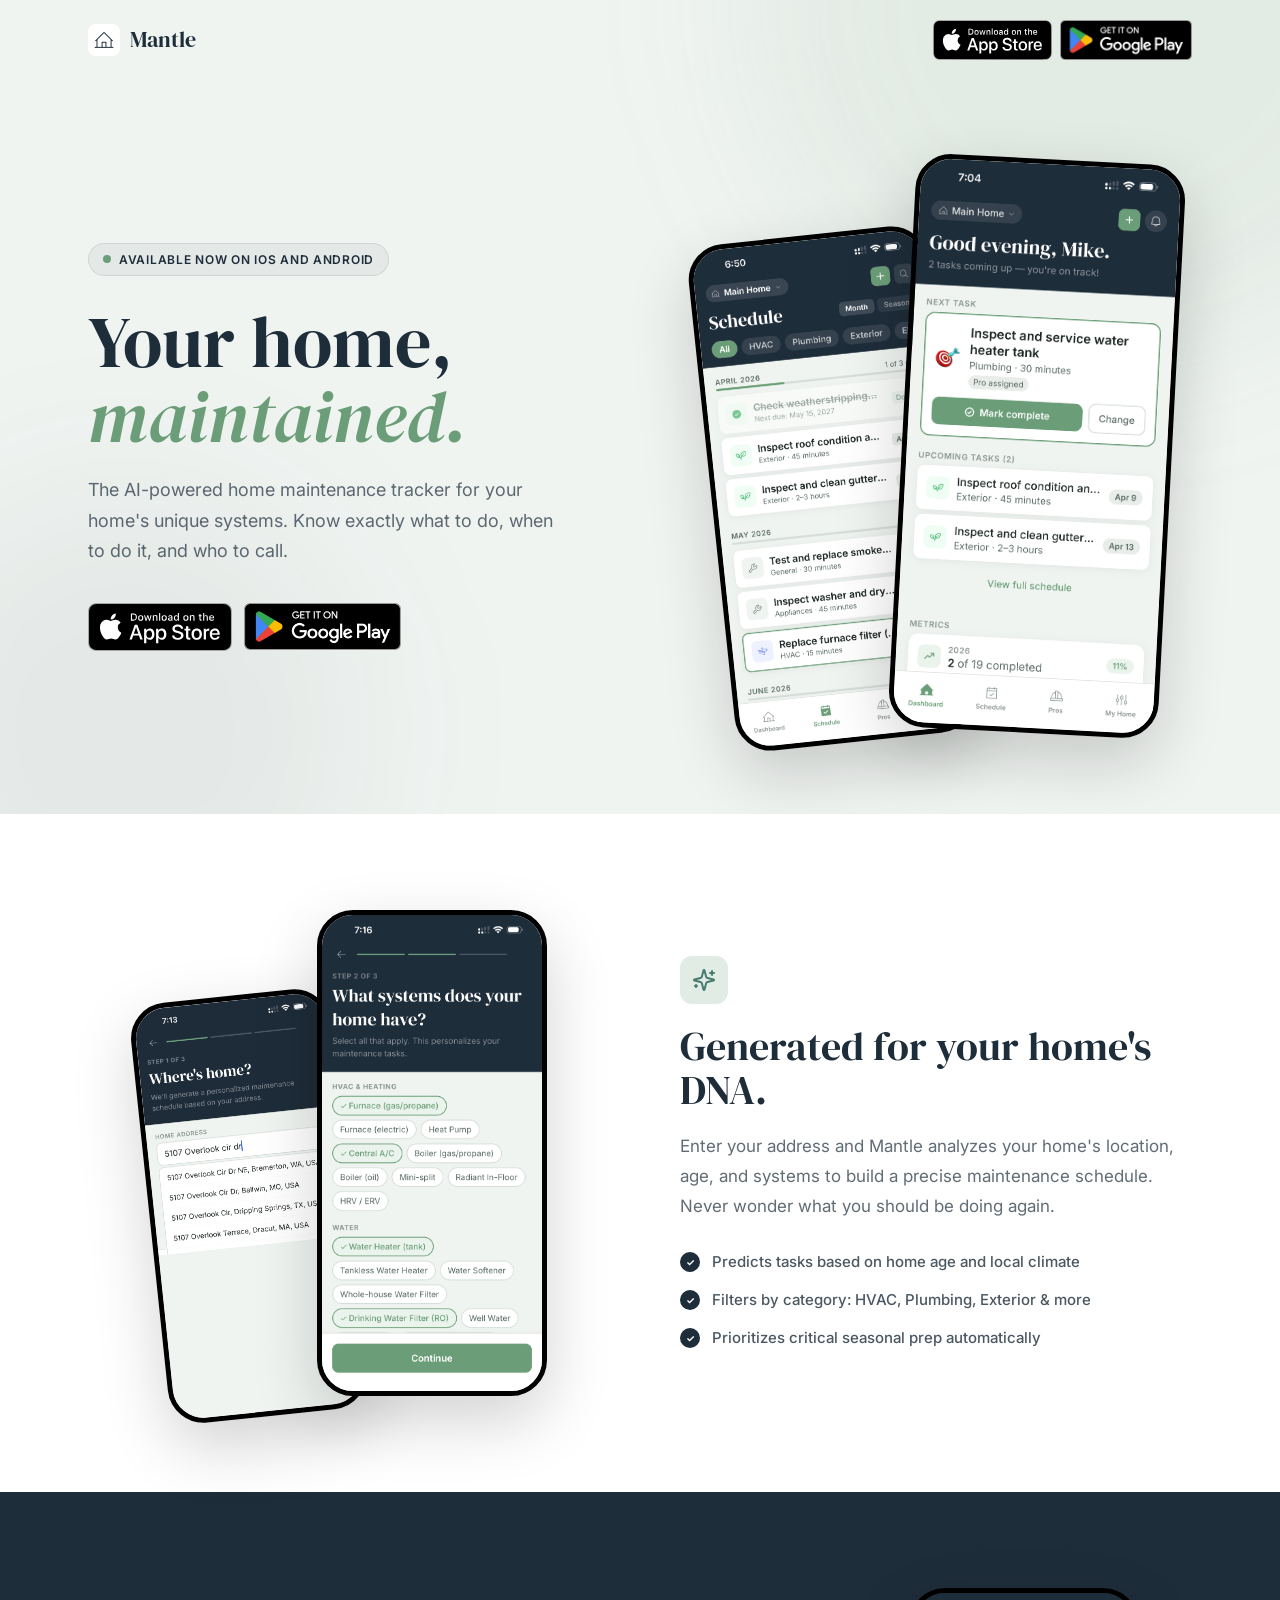
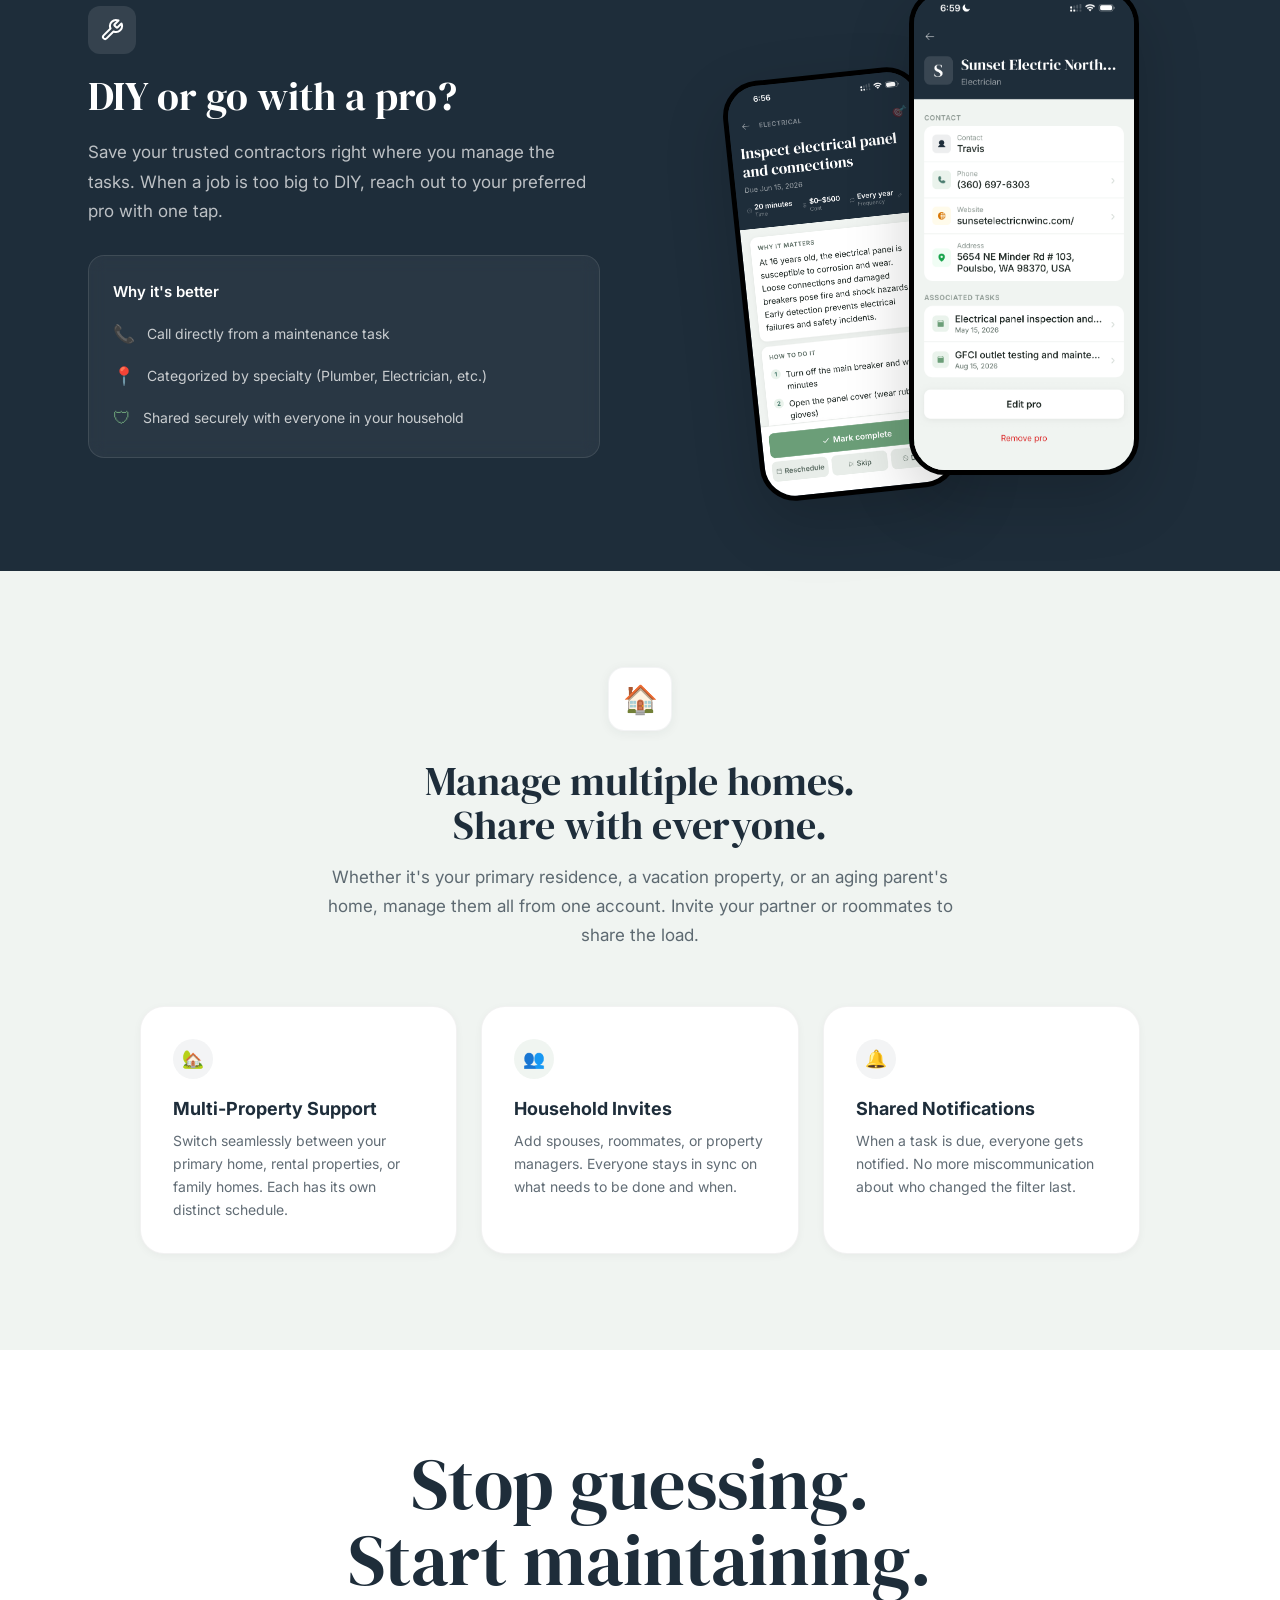
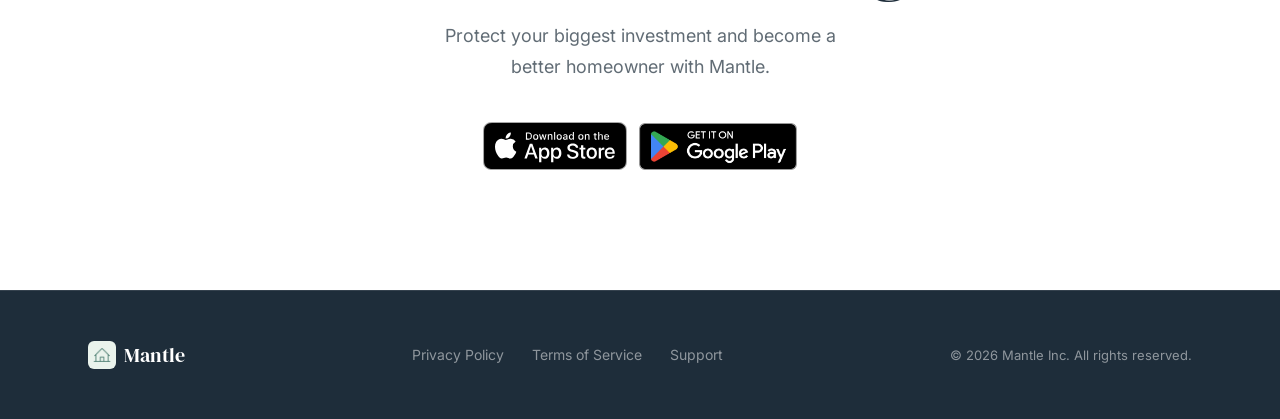
<file: index.html>
<!DOCTYPE html>
<html lang="en">
<head>
  <meta charset="UTF-8">
  <meta name="viewport" content="width=device-width, initial-scale=1.0">
  <title>Mantle — Your home, maintained.</title>
  <meta name="description" content="Mantle is a free AI-powered home maintenance app for iOS. Get a personalized schedule for your home's unique systems. Know exactly what to do, when to do it, and who to call.">
  <link rel="preconnect" href="https://fonts.googleapis.com">
  <link rel="preconnect" href="https://fonts.gstatic.com" crossorigin>
  <link href="https://fonts.googleapis.com/css2?family=DM+Serif+Display:ital@0;1&family=Inter:wght@400;500;600;700&display=swap" rel="stylesheet">
  <link rel="stylesheet" href="styles.css">
</head>
<body>

  <nav class="nav" id="main-nav">
    <div class="container">
      <a href="index.html" class="nav-logo">
        <div class="nav-logo-icon">
          <img class="nav-icon-light" src="mantle-icon-white.png" width="32" height="32" alt="">
          <img class="nav-icon-dark"  src="mantle-icon-inverted.png" width="32" height="32" alt="">
        </div>
        <span class="nav-logo-text">Mantle</span>
      </a>
      <div class="nav-badge">
        <a href="https://apps.apple.com/app/mantle-home-maintenance/id6761501923">
          <img src="appstore-badge.svg" alt="Download on the App Store">
        </a>
          <a href="https://play.google.com/store/apps/details?id=com.trymantle.app">
            <img src="google-play-badge.png" alt="Get it on Google Play">
          </a>
      </div>
    </div>
  </nav>

  <section class="hero">
    <div class="hero-blob-1"></div>
    <div class="hero-blob-2"></div>
    <div class="container">
      <div class="hero-text">
        <div class="hero-pill">
          <span class="hero-pill-dot"></span>
          Available now on iOS and Android
        </div>
        <h1>Your home,<br><em>maintained.</em></h1>
        <p class="hero-desc">The AI-powered home maintenance tracker for your home's unique systems. Know exactly what to do, when to do it, and who to call.</p>
        <div class="hero-badge">
          <a href="https://apps.apple.com/app/mantle-home-maintenance/id6761501923">
            <img src="appstore-badge.svg" alt="Download on the App Store">
          </a>
          <a href="https://play.google.com/store/apps/details?id=com.trymantle.app">
            <img src="google-play-badge.png" alt="Get it on Google Play">
          </a>
        </div>
</div>
      <div class="hero-phones">
        <div class="phone-shot hero-phone-back">
          <img src="screen-schedule.png" alt="Mantle maintenance schedule">
        </div>
        <div class="phone-shot hero-phone-front">
          <img src="screen-dashboard.png" alt="Mantle dashboard">
        </div>
      </div>
    </div>
  </section>

  <section class="feature-section bg-white" id="features">
    <div class="container">
      <div class="feature-split">
        <div class="feature-phones">
          <div class="phone-shot feature-phone-back">
            <img src="screen-address.png" alt="Add your home address">
          </div>
          <div class="phone-shot feature-phone-front">
            <img src="screen-setup.png" alt="Personalize your home systems">
          </div>
        </div>
        <div class="feature-copy">
          <div class="feature-icon-wrap">
            <svg width="24" height="24" viewBox="0 0 24 24" fill="none" stroke="#4A7C6F" stroke-width="2" stroke-linecap="round" stroke-linejoin="round"><path d="M9.937 15.5A2 2 0 0 0 8.5 14.063l-6.135-1.582a.5.5 0 0 1 0-.962L8.5 9.936A2 2 0 0 0 9.937 8.5l1.582-6.135a.5.5 0 0 1 .963 0L14.063 8.5A2 2 0 0 0 15.5 9.937l6.135 1.581a.5.5 0 0 1 0 .964L15.5 14.063a2 2 0 0 0-1.437 1.437l-1.582 6.135a.5.5 0 0 1-.963 0z"/><path d="M20 3v4"/><path d="M22 5h-4"/><path d="M4 17v2"/><path d="M5 18H3"/></svg>
          </div>
          <h2>Generated for your home's DNA.</h2>
          <p class="feature-desc">Enter your address and Mantle analyzes your home's location, age, and systems to build a precise maintenance schedule. Never wonder what you should be doing again.</p>
          <ul class="feature-list">
            <li class="feature-list-item"><span class="feature-list-bullet"></span><span>Predicts tasks based on home age and local climate</span></li>
            <li class="feature-list-item"><span class="feature-list-bullet"></span><span>Filters by category: HVAC, Plumbing, Exterior &amp; more</span></li>
            <li class="feature-list-item"><span class="feature-list-bullet"></span><span>Prioritizes critical seasonal prep automatically</span></li>
          </ul>
        </div>
      </div>
    </div>
  </section>

  <section class="feature-section bg-dark">
    <div class="container">
      <div class="feature-split">
        <div class="feature-copy">
          <div class="feature-icon-wrap">
            <svg width="24" height="24" viewBox="0 0 24 24" fill="none" stroke="#fff" stroke-width="2" stroke-linecap="round" stroke-linejoin="round"><path d="M14.7 6.3a1 1 0 0 0 0 1.4l1.6 1.6a1 1 0 0 0 1.4 0l3.77-3.77a6 6 0 0 1-7.94 7.94l-6.91 6.91a2.12 2.12 0 0 1-3-3l6.91-6.91a6 6 0 0 1 7.94-7.94l-3.76 3.76z"/></svg>
          </div>
          <h2>DIY or go with a pro?</h2>
          <p class="feature-desc">Save your trusted contractors right where you manage the tasks. When a job is too big to DIY, reach out to your preferred pro with one tap.</p>
          <div class="pro-card">
            <div class="pro-card-title">Why it's better</div>
            <div class="pro-card-rows">
              <div class="pro-card-row"><span class="pro-card-icon">&#128222;</span> Call directly from a maintenance task</div>
              <div class="pro-card-row"><span class="pro-card-icon">&#128205;</span> Categorized by specialty (Plumber, Electrician, etc.)</div>
              <div class="pro-card-row"><span class="pro-card-icon">&#128737;</span> Shared securely with everyone in your household</div>
            </div>
          </div>
        </div>
        <div class="feature-phones">
          <div class="phone-shot feature-phone-back">
            <img src="screen-taskdetail.png" alt="Task detail view">
          </div>
          <div class="phone-shot feature-phone-front">
            <img src="screen-procontact.png" alt="Pro contact screen">
          </div>
        </div>
      </div>
    </div>
  </section>

  <section class="household-section">
    <div class="container">
      <div class="section-header">
        <div class="household-icon-wrap">&#127968;</div>
        <h2>Manage multiple homes.<br>Share with everyone.</h2>
        <p>Whether it's your primary residence, a vacation property, or an aging parent's home, manage them all from one account. Invite your partner or roommates to share the load.</p>
      </div>
      <div class="household-cards">
        <div class="household-card">
          <div class="household-card-icon">&#127969;</div>
          <h3>Multi-Property Support</h3>
          <p>Switch seamlessly between your primary home, rental properties, or family homes. Each has its own distinct schedule.</p>
        </div>
        <div class="household-card">
          <div class="household-card-icon green">&#128101;</div>
          <h3>Household Invites</h3>
          <p>Add spouses, roommates, or property managers. Everyone stays in sync on what needs to be done and when.</p>
        </div>
        <div class="household-card">
          <div class="household-card-icon">&#128276;</div>
          <h3>Shared Notifications</h3>
          <p>When a task is due, everyone gets notified. No more miscommunication about who changed the filter last.</p>
        </div>
      </div>
    </div>
  </section>

  <section class="cta-section">
    <div class="container">
      <h2>Stop guessing.<br>Start maintaining.</h2>
      <p>Protect your biggest investment and become a better homeowner with Mantle.</p>
      <div class="cta-badge">
        <a href="https://apps.apple.com/app/mantle-home-maintenance/id6761501923">
          <img src="appstore-badge.svg" alt="Download on the App Store">
        </a>
          <a href="https://play.google.com/store/apps/details?id=com.trymantle.app">
            <img src="google-play-badge.png" alt="Get it on Google Play">
          </a>
      </div>
</div>
  </section>

  <footer class="footer">
    <div class="container">
      <div class="footer-logo">
        <img src="mantle-icon-inverted.png" width="28" height="28" alt="" style="border-radius:6px">
        Mantle
      </div>
      <div class="footer-links">
        <a href="privacy.html">Privacy Policy</a>
        <a href="terms.html">Terms of Service</a>
        <a href="support.html">Support</a>
      </div>
      <div class="footer-copy">&copy; 2026 Mantle Inc. All rights reserved.</div>
    </div>
  </footer>

  <script>
    const nav = document.getElementById('main-nav');
    window.addEventListener('scroll', () => {
      nav.classList.toggle('scrolled', window.scrollY > 50);
    });
  </script>
</body>
</html>
</file>
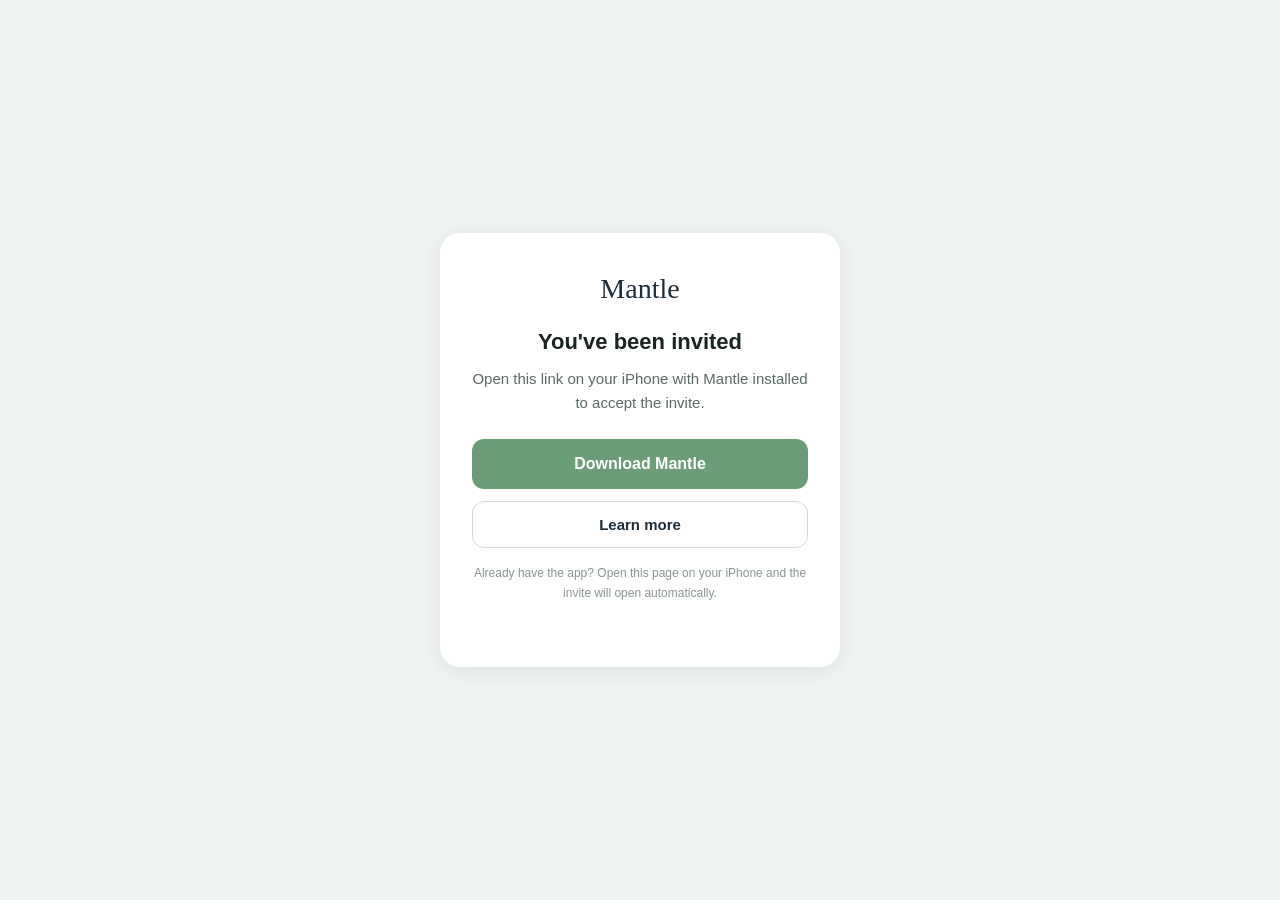
<file: invite/index.html>
<!DOCTYPE html>
<html>
<head>
  <meta charset="utf-8">
  <meta name="viewport" content="width=device-width, initial-scale=1">
  <title>Mantle — Accept Invite</title>
  <style>
    * { margin: 0; padding: 0; box-sizing: border-box; }
    body { font-family: -apple-system, BlinkMacSystemFont, 'Inter', sans-serif; background: #F0F4F1; min-height: 100vh; display: flex; align-items: center; justify-content: center; padding: 20px; }
    .card { background: white; border-radius: 20px; padding: 40px 32px; max-width: 400px; width: 100%; text-align: center; box-shadow: 0 4px 24px rgba(0,0,0,0.08); }
    .brand { font-family: Georgia, serif; font-size: 28px; color: #1E2D3A; margin-bottom: 24px; }
    h1 { font-size: 22px; color: #1A2420; margin-bottom: 12px; }
    p { font-size: 15px; color: #5A6B62; line-height: 1.6; margin-bottom: 24px; }
    .btn { display: block; background: #6B9E78; color: white; text-align: center; padding: 16px 24px; border-radius: 12px; font-weight: 600; font-size: 16px; text-decoration: none; margin-bottom: 12px; }
    .btn:hover { background: #5A8D67; }
    .btn-outline { display: block; background: white; color: #1E2D3A; text-align: center; padding: 14px 24px; border-radius: 12px; font-weight: 600; font-size: 15px; text-decoration: none; border: 1.5px solid #D6DDD8; }
    .btn-outline:hover { background: #F0F4F1; }
    .hint { font-size: 12px; color: #8A9690; margin-top: 16px; }
  </style>
</head>
<body>
  <div class="card">
    <div class="brand">Mantle</div>
    <h1>You've been invited</h1>
    <p>Open this link on your iPhone with Mantle installed to accept the invite.</p>
    <a href="https://apps.apple.com/app/mantle-home-maintenance/id6761501923" class="btn">Download Mantle</a>
    <a href="https://trymantle.app" class="btn-outline">Learn more</a>
    <p class="hint">Already have the app? Open this page on your iPhone and the invite will open automatically.</p>
  </div>
</body>
</html>
</file>
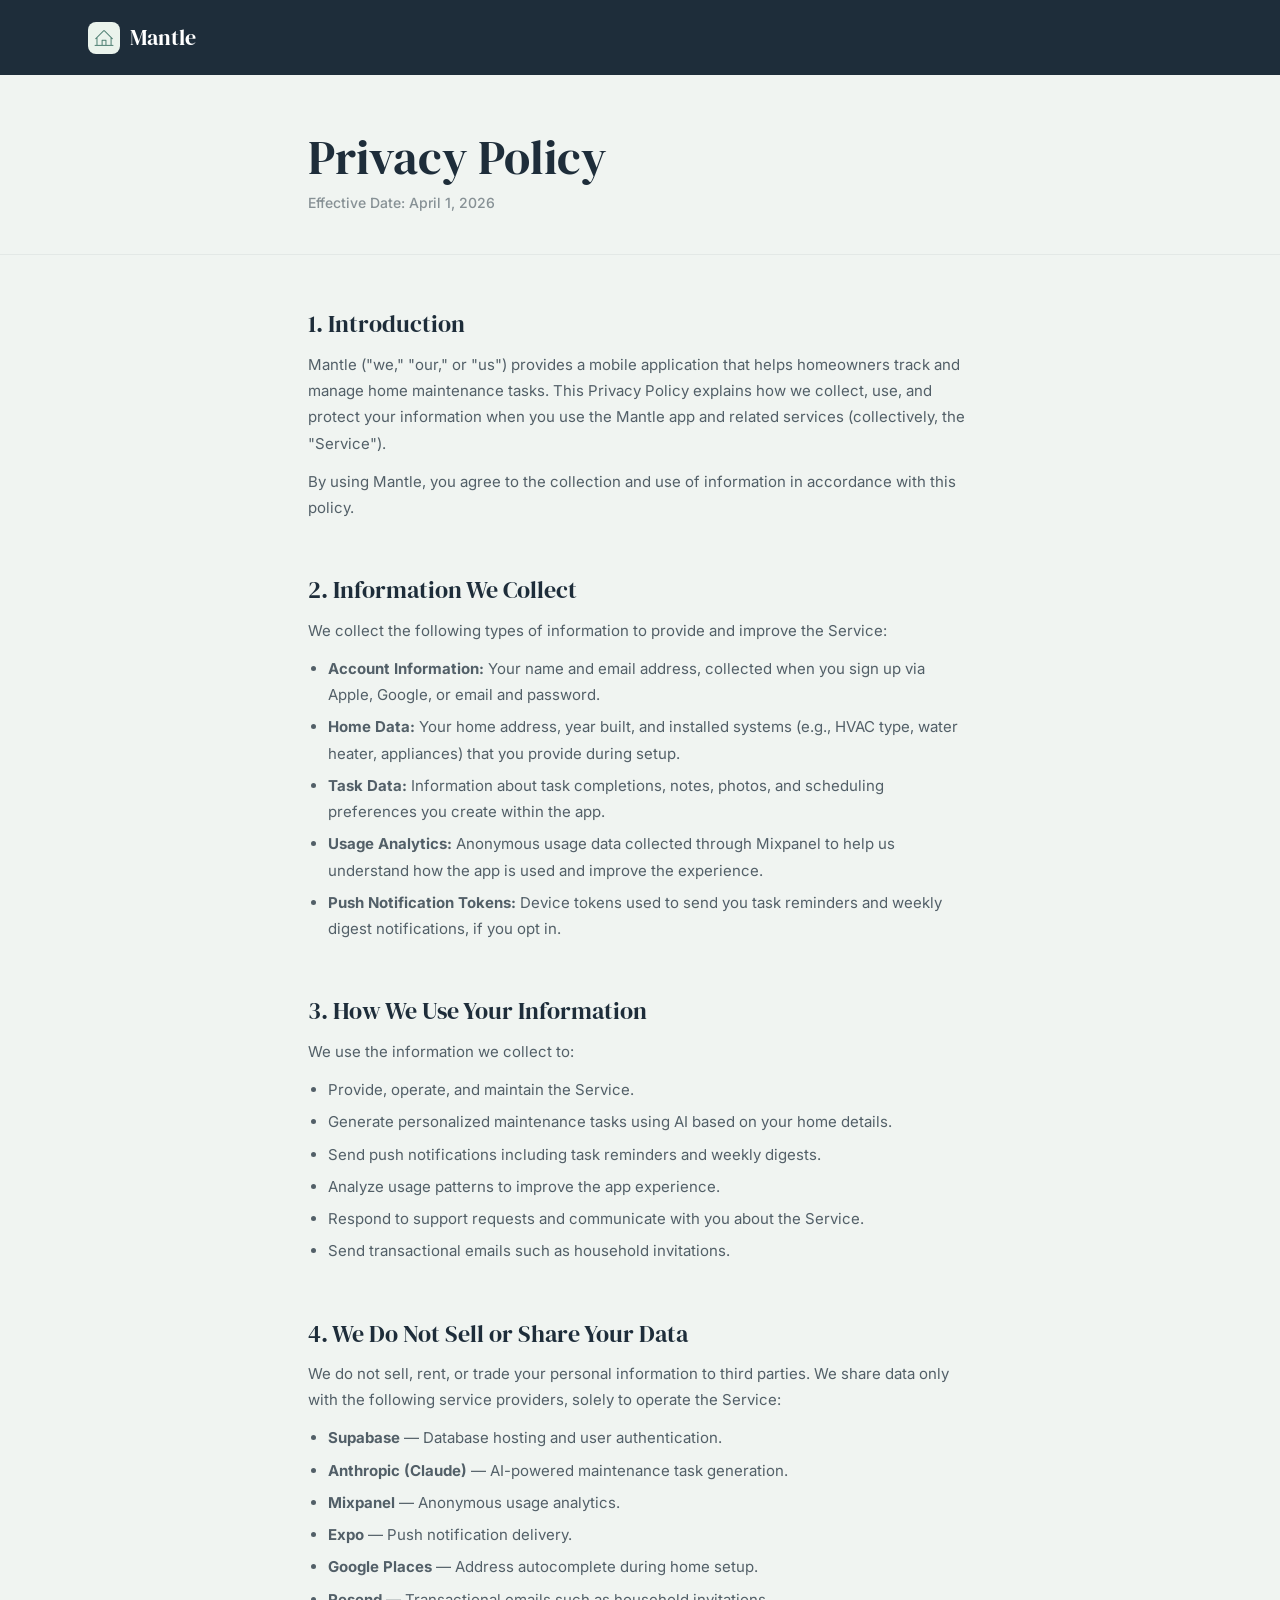
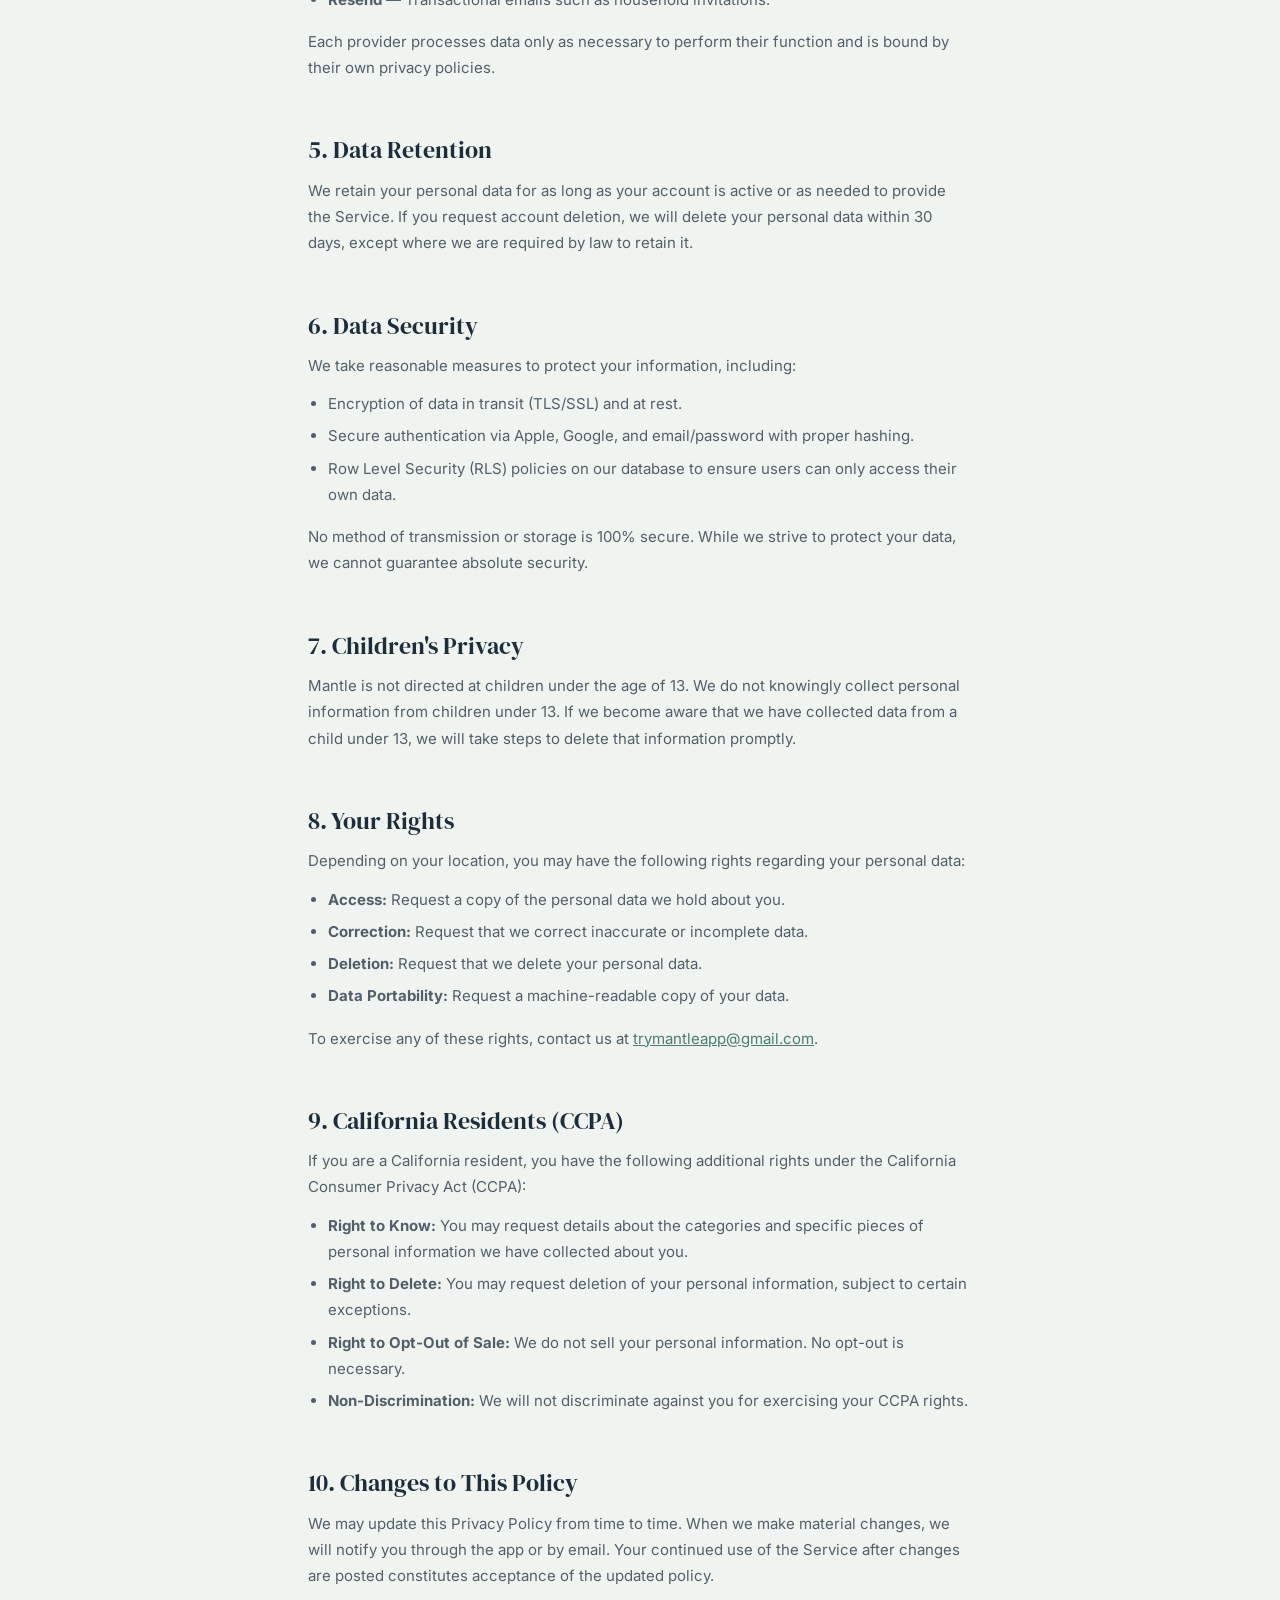
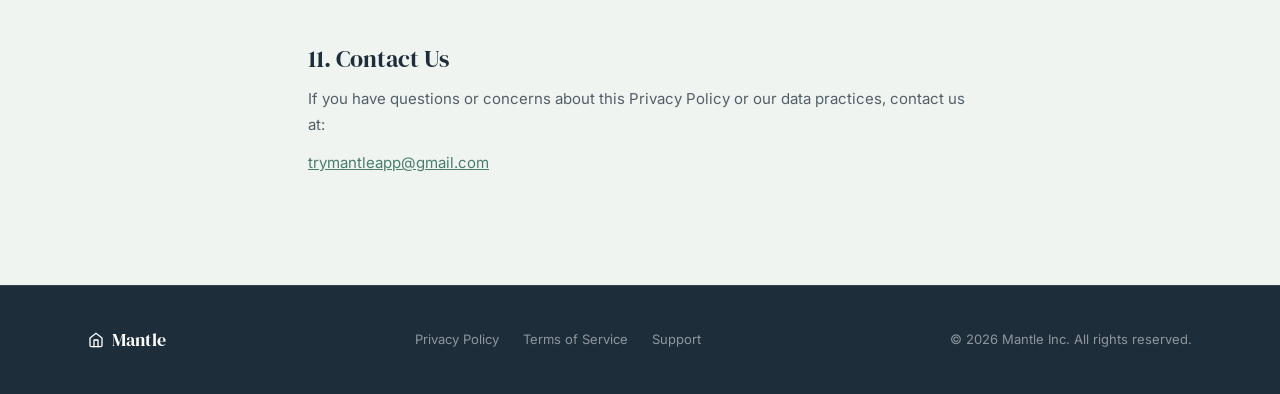
<file: privacy.html>
<!DOCTYPE html>
<html lang="en">
<head>
  <meta charset="UTF-8">
  <meta name="viewport" content="width=device-width, initial-scale=1.0">
  <title>Privacy Policy - Mantle</title>
  <meta name="description" content="Mantle Privacy Policy. Learn how we collect, use, and protect your data.">
  <link rel="preconnect" href="https://fonts.googleapis.com">
  <link rel="preconnect" href="https://fonts.gstatic.com" crossorigin>
  <link href="https://fonts.googleapis.com/css2?family=DM+Serif+Display:ital@0;1&family=Inter:wght@400;500;600;700&display=swap" rel="stylesheet">
  <link rel="stylesheet" href="styles.css">
</head>
<body>

  <div class="page-header">
    <div class="container" style="display:flex;align-items:center;justify-content:space-between;">
      <a href="index.html" class="page-header-logo">
        <div class="page-header-logo-icon">
          <img src="mantle-icon-inverted.png" width="32" height="32" alt="">
        </div>
        <span class="page-header-logo-text">Mantle</span>
      </a>
    </div>
  </div>

  <div class="page-hero">
    <div class="container page-content">
      <h1>Privacy Policy</h1>
      <p class="effective">Effective Date: April 1, 2026</p>
    </div>
  </div>

  <div class="page-body">
    <div class="container page-content legal">

      <h2>1. Introduction</h2>
      <p>Mantle ("we," "our," or "us") provides a mobile application that helps homeowners track and manage home maintenance tasks. This Privacy Policy explains how we collect, use, and protect your information when you use the Mantle app and related services (collectively, the "Service").</p>
      <p>By using Mantle, you agree to the collection and use of information in accordance with this policy.</p>

      <h2>2. Information We Collect</h2>
      <p>We collect the following types of information to provide and improve the Service:</p>
      <ul>
        <li><strong>Account Information:</strong> Your name and email address, collected when you sign up via Apple, Google, or email and password.</li>
        <li><strong>Home Data:</strong> Your home address, year built, and installed systems (e.g., HVAC type, water heater, appliances) that you provide during setup.</li>
        <li><strong>Task Data:</strong> Information about task completions, notes, photos, and scheduling preferences you create within the app.</li>
        <li><strong>Usage Analytics:</strong> Anonymous usage data collected through Mixpanel to help us understand how the app is used and improve the experience.</li>
        <li><strong>Push Notification Tokens:</strong> Device tokens used to send you task reminders and weekly digest notifications, if you opt in.</li>
      </ul>

      <h2>3. How We Use Your Information</h2>
      <p>We use the information we collect to:</p>
      <ul>
        <li>Provide, operate, and maintain the Service.</li>
        <li>Generate personalized maintenance tasks using AI based on your home details.</li>
        <li>Send push notifications including task reminders and weekly digests.</li>
        <li>Analyze usage patterns to improve the app experience.</li>
        <li>Respond to support requests and communicate with you about the Service.</li>
        <li>Send transactional emails such as household invitations.</li>
      </ul>

      <h2>4. We Do Not Sell or Share Your Data</h2>
      <p>We do not sell, rent, or trade your personal information to third parties. We share data only with the following service providers, solely to operate the Service:</p>
      <ul>
        <li><strong>Supabase</strong> &mdash; Database hosting and user authentication.</li>
        <li><strong>Anthropic (Claude)</strong> &mdash; AI-powered maintenance task generation.</li>
        <li><strong>Mixpanel</strong> &mdash; Anonymous usage analytics.</li>
        <li><strong>Expo</strong> &mdash; Push notification delivery.</li>
        <li><strong>Google Places</strong> &mdash; Address autocomplete during home setup.</li>
        <li><strong>Resend</strong> &mdash; Transactional emails such as household invitations.</li>
      </ul>
      <p>Each provider processes data only as necessary to perform their function and is bound by their own privacy policies.</p>

      <h2>5. Data Retention</h2>
      <p>We retain your personal data for as long as your account is active or as needed to provide the Service. If you request account deletion, we will delete your personal data within 30 days, except where we are required by law to retain it.</p>

      <h2>6. Data Security</h2>
      <p>We take reasonable measures to protect your information, including:</p>
      <ul>
        <li>Encryption of data in transit (TLS/SSL) and at rest.</li>
        <li>Secure authentication via Apple, Google, and email/password with proper hashing.</li>
        <li>Row Level Security (RLS) policies on our database to ensure users can only access their own data.</li>
      </ul>
      <p>No method of transmission or storage is 100% secure. While we strive to protect your data, we cannot guarantee absolute security.</p>

      <h2>7. Children's Privacy</h2>
      <p>Mantle is not directed at children under the age of 13. We do not knowingly collect personal information from children under 13. If we become aware that we have collected data from a child under 13, we will take steps to delete that information promptly.</p>

      <h2>8. Your Rights</h2>
      <p>Depending on your location, you may have the following rights regarding your personal data:</p>
      <ul>
        <li><strong>Access:</strong> Request a copy of the personal data we hold about you.</li>
        <li><strong>Correction:</strong> Request that we correct inaccurate or incomplete data.</li>
        <li><strong>Deletion:</strong> Request that we delete your personal data.</li>
        <li><strong>Data Portability:</strong> Request a machine-readable copy of your data.</li>
      </ul>
      <p>To exercise any of these rights, contact us at <a href="mailto:trymantleapp@gmail.com">trymantleapp@gmail.com</a>.</p>

      <h2>9. California Residents (CCPA)</h2>
      <p>If you are a California resident, you have the following additional rights under the California Consumer Privacy Act (CCPA):</p>
      <ul>
        <li><strong>Right to Know:</strong> You may request details about the categories and specific pieces of personal information we have collected about you.</li>
        <li><strong>Right to Delete:</strong> You may request deletion of your personal information, subject to certain exceptions.</li>
        <li><strong>Right to Opt-Out of Sale:</strong> We do not sell your personal information. No opt-out is necessary.</li>
        <li><strong>Non-Discrimination:</strong> We will not discriminate against you for exercising your CCPA rights.</li>
      </ul>

      <h2>10. Changes to This Policy</h2>
      <p>We may update this Privacy Policy from time to time. When we make material changes, we will notify you through the app or by email. Your continued use of the Service after changes are posted constitutes acceptance of the updated policy.</p>

      <h2>11. Contact Us</h2>
      <p>If you have questions or concerns about this Privacy Policy or our data practices, contact us at:</p>
      <p><a href="mailto:trymantleapp@gmail.com">trymantleapp@gmail.com</a></p>

    </div>
  </div>

  <footer class="page-footer">
    <div class="container">
      <div class="page-footer-logo">
        <svg width="16" height="16" viewBox="0 0 24 24" fill="none" stroke="#fff" stroke-width="2" stroke-linecap="round" stroke-linejoin="round"><path d="m3 9 9-7 9 7v11a2 2 0 0 1-2 2H5a2 2 0 0 1-2-2z"/><polyline points="9 22 9 12 15 12 15 22"/></svg>
        <span class="page-footer-logo-text">Mantle</span>
      </div>
      <div class="page-footer-links">
        <a href="privacy.html">Privacy Policy</a>
        <a href="terms.html">Terms of Service</a>
        <a href="support.html">Support</a>
      </div>
      <div class="page-footer-copy">&copy; 2026 Mantle Inc. All rights reserved.</div>
    </div>
  </footer>

</body>
</html>
</file>
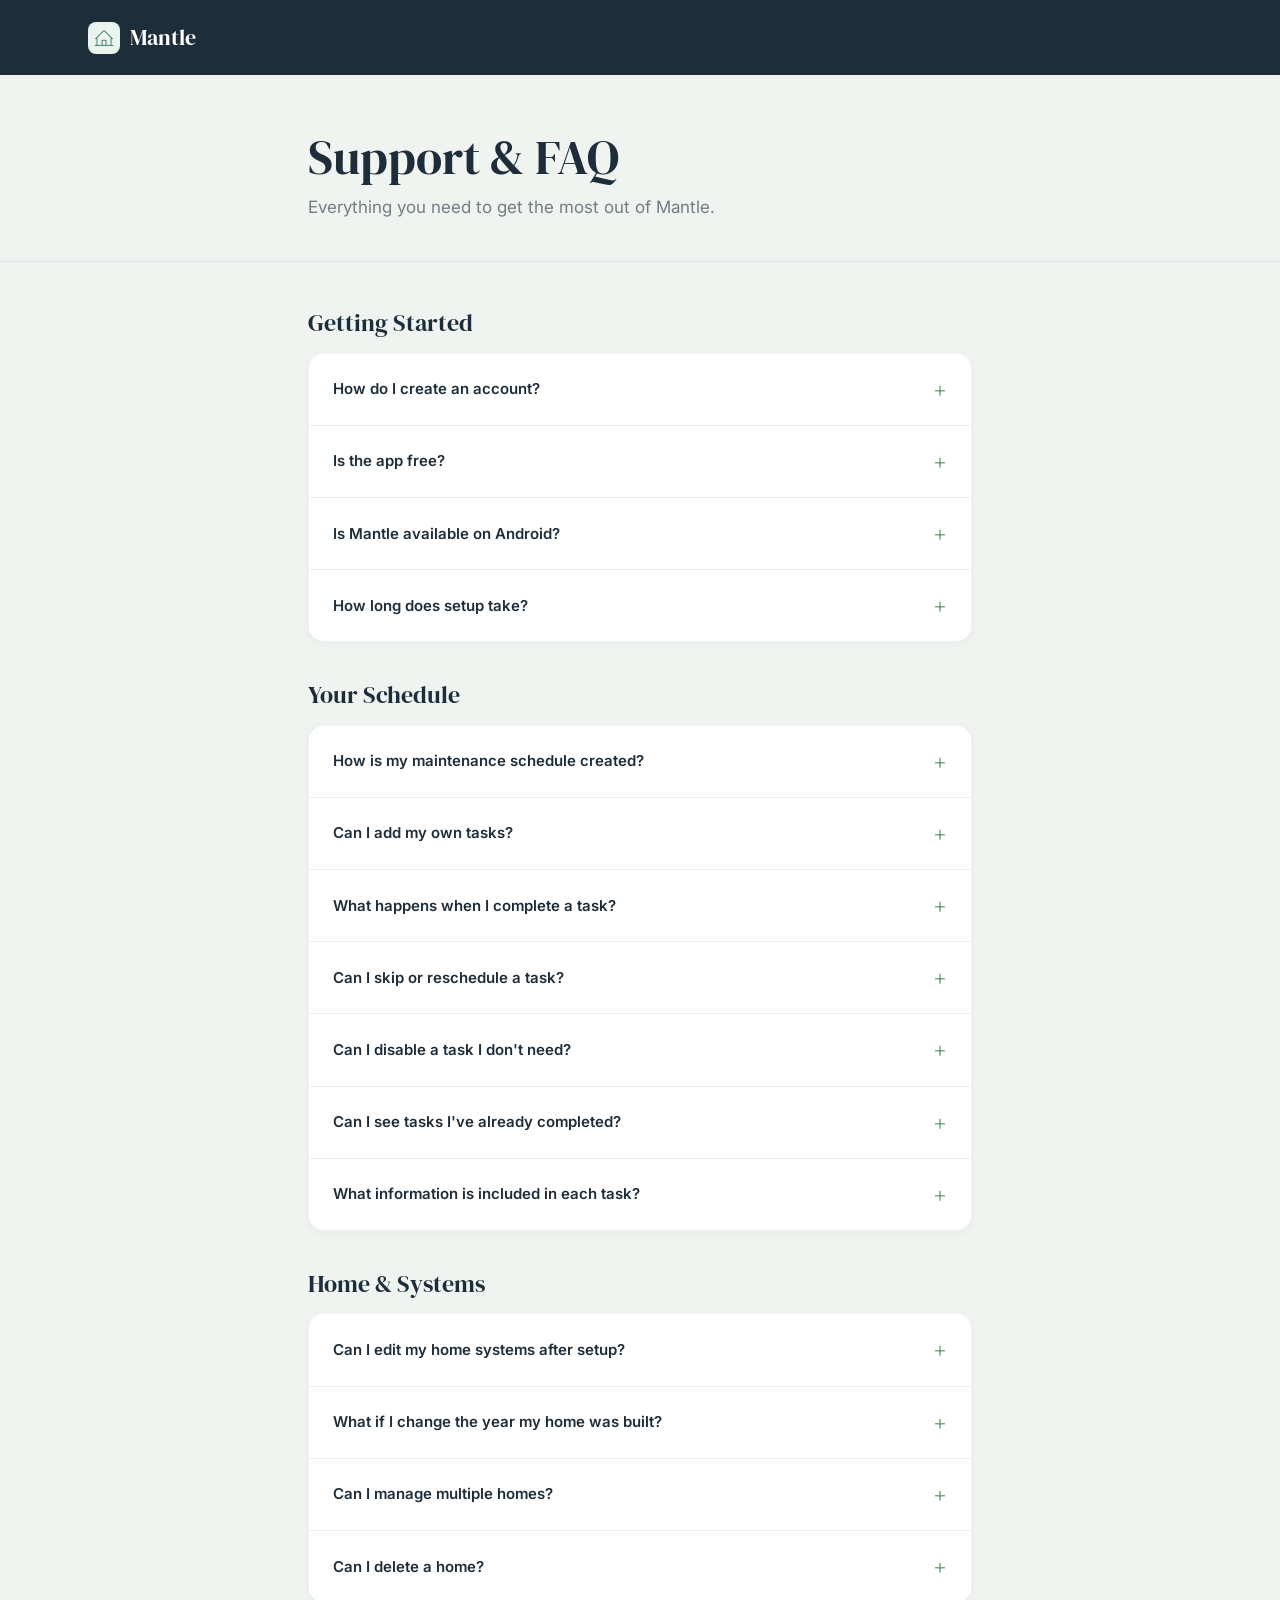
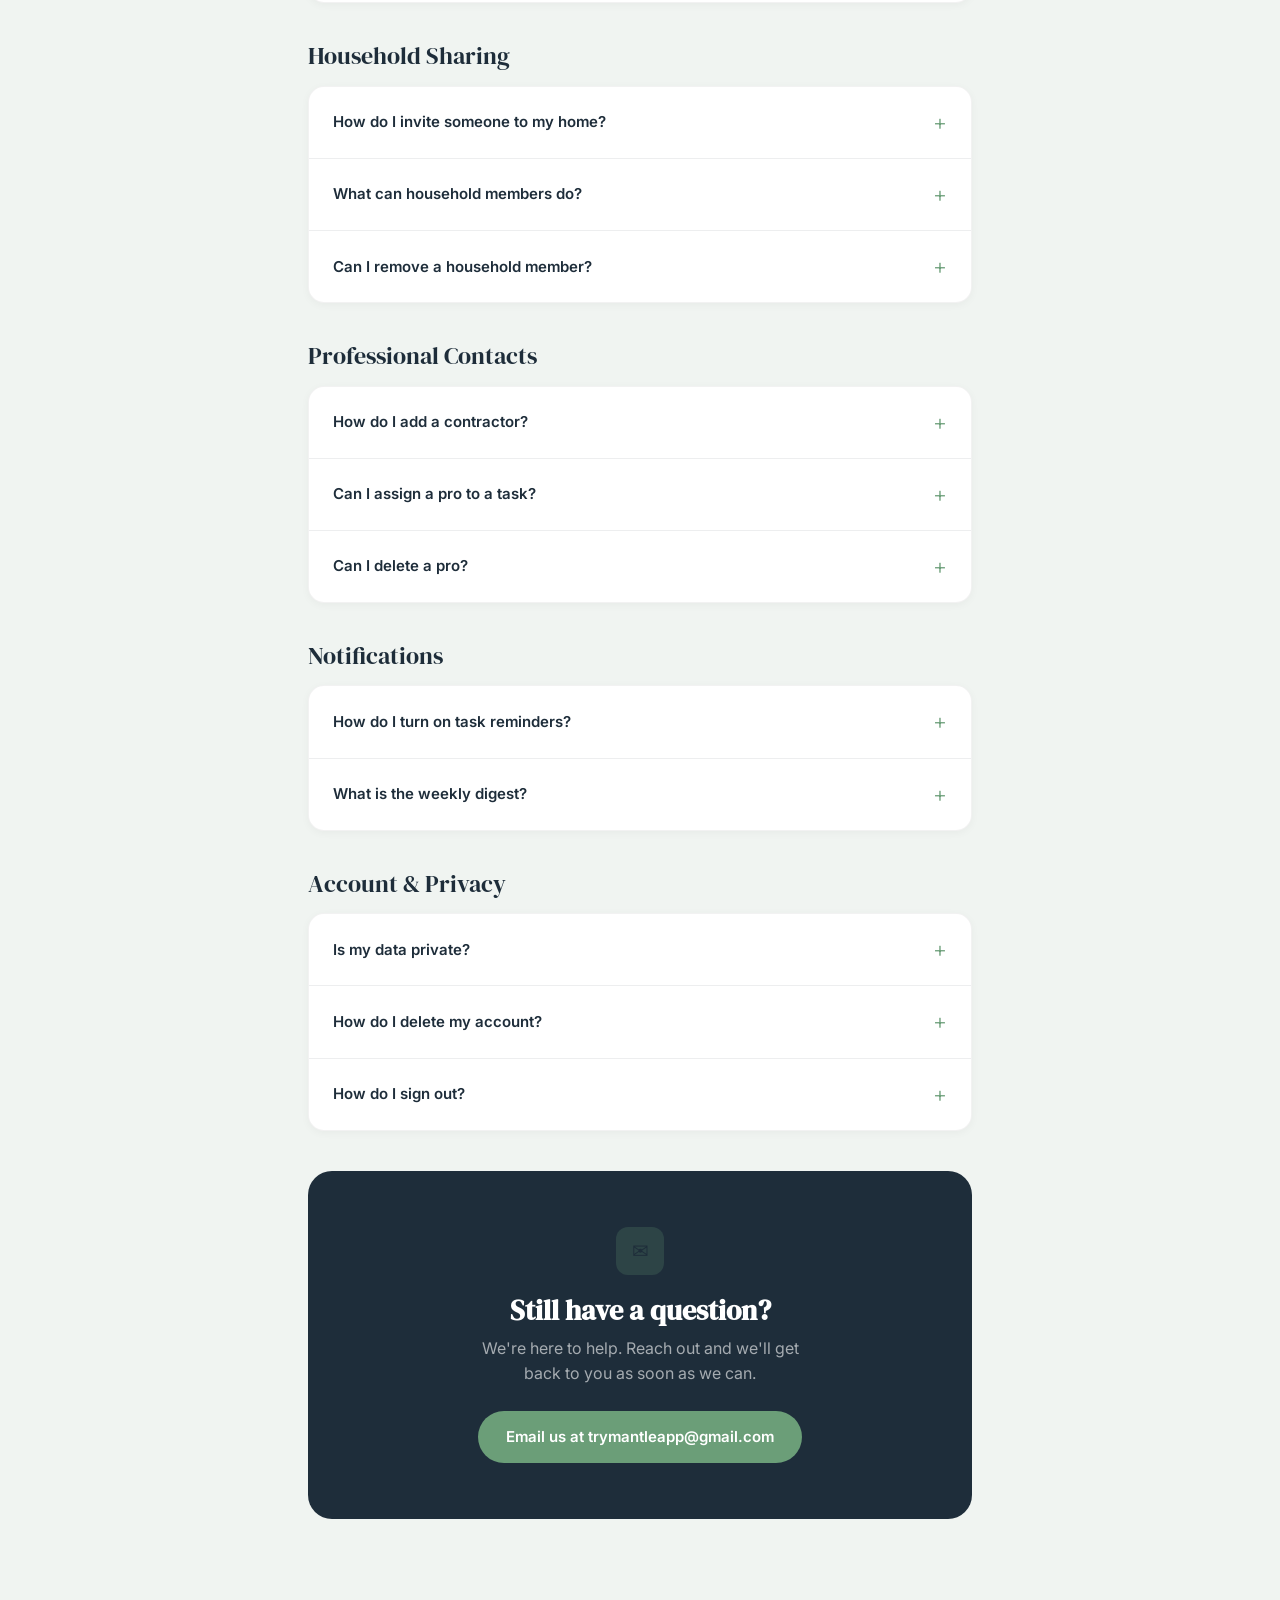
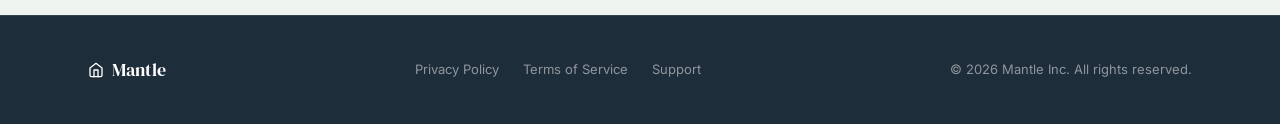
<file: support.html>
<!DOCTYPE html>
<html lang="en">
<head>
  <meta charset="UTF-8">
  <meta name="viewport" content="width=device-width, initial-scale=1.0">
  <title>Support & FAQ - Mantle</title>
  <meta name="description" content="Get help with Mantle. Find answers to common questions about setup, scheduling, household sharing, and more.">
  <link rel="preconnect" href="https://fonts.googleapis.com">
  <link rel="preconnect" href="https://fonts.gstatic.com" crossorigin>
  <link href="https://fonts.googleapis.com/css2?family=DM+Serif+Display:ital@0;1&family=Inter:wght@400;500;600;700&display=swap" rel="stylesheet">
  <link rel="stylesheet" href="styles.css">
</head>
<body>

  <div class="page-header">
    <div class="container" style="display:flex;align-items:center;justify-content:space-between;">
      <a href="index.html" class="page-header-logo">
        <div class="page-header-logo-icon">
          <img src="mantle-icon-inverted.png" width="32" height="32" alt="">
        </div>
        <span class="page-header-logo-text">Mantle</span>
      </a>
    </div>
  </div>

  <div class="page-hero">
    <div class="container page-content">
      <h1>Support &amp; FAQ</h1>
      <p class="page-intro">Everything you need to get the most out of Mantle.</p>
    </div>
  </div>

  <div class="page-body">
    <div class="container page-content">

      <div class="faq-group">
        <h2 class="faq-group-title">Getting Started</h2>
        <div class="faq-list">
          <details class="faq-item">
            <summary>How do I create an account?</summary>
            <div class="faq-answer">Sign up with Apple, Google, or email and password. You can create an account directly from the app when you first open it.</div>
          </details>
          <details class="faq-item">
            <summary>Is the app free?</summary>
            <div class="faq-answer">Yes, Mantle is completely free (for a limited time). There are no subscriptions, in-app purchases, ads, or hidden fees.</div>
          </details>
          <details class="faq-item">
            <summary>Is Mantle available on Android?</summary>
            <div class="faq-answer">Not yet. Mantle is currently available on iOS only. Android support is planned for a future release.</div>
          </details>
          <details class="faq-item">
            <summary>How long does setup take?</summary>
            <div class="faq-answer">Under 2 minutes. Enter your address, select your home systems, and your personalized maintenance schedule is generated instantly.</div>
          </details>
        </div>
      </div>

      <div class="faq-group">
        <h2 class="faq-group-title">Your Schedule</h2>
        <div class="faq-list">
          <details class="faq-item">
            <summary>How is my maintenance schedule created?</summary>
            <div class="faq-answer">Our AI analyzes your home's location, age, climate, and installed systems to generate a personalized set of maintenance tasks with appropriate frequencies and seasonal timing.</div>
          </details>
          <details class="faq-item">
            <summary>Can I add my own tasks?</summary>
            <div class="faq-answer">Yes. You can add custom tasks with all the same fields as AI-generated ones, including descriptions, instructions, supplies, cost estimates, and recurrence schedules.</div>
          </details>
          <details class="faq-item">
            <summary>What happens when I complete a task?</summary>
            <div class="faq-answer">The task is marked as done and automatically advances to its next due date based on its recurrence schedule.</div>
          </details>
          <details class="faq-item">
            <summary>Can I skip or reschedule a task?</summary>
            <div class="faq-answer">Yes. Skipping a task defers it to the next scheduled occurrence. Rescheduling lets you pick a specific new date.</div>
          </details>
          <details class="faq-item">
            <summary>Can I disable a task I don't need?</summary>
            <div class="faq-answer">Yes. Disabled tasks are hidden from your active schedule and won't generate notifications. You can re-enable them at any time.</div>
          </details>
        
          <details class="faq-item">
            <summary>Can I see tasks I've already completed?</summary>
            <div class="faq-answer">Yes. On the Schedule tab, completed tasks are shown with a checkmark. You can scroll back through your schedule to see your full maintenance history.</div>
          </details>
          <details class="faq-item">
            <summary>What information is included in each task?</summary>
            <div class="faq-answer">Each task includes a description of why it matters, step-by-step DIY instructions, a list of supplies you'll need, and estimated time and cost. You can also link professional contacts to a task and add your own notes.</div>
          </details>
        </div>
      </div>

      <div class="faq-group">
        <h2 class="faq-group-title">Home &amp; Systems</h2>
        <div class="faq-list">
          <details class="faq-item">
            <summary>Can I edit my home systems after setup?</summary>
            <div class="faq-answer">Yes. Go to My Home to add or remove systems at any time. Your maintenance tasks will automatically update to reflect the changes.</div>
          </details>
          <details class="faq-item">
            <summary>What if I change the year my home was built?</summary>
            <div class="faq-answer">Your AI-generated tasks will be regenerated based on the updated home age to ensure recommendations are accurate for your property.</div>
          </details>
          <details class="faq-item">
            <summary>Can I manage multiple homes?</summary>
            <div class="faq-answer">Yes. Each home has its own separate schedule, tasks, household members, and professional contacts. Switch between homes from the home selector.</div>
          </details>
          <details class="faq-item">
            <summary>Can I delete a home?</summary>
            <div class="faq-answer">Yes. Go to My Home, tap on Edit next to the home address, then tap Delete Home. This permanently removes the home along with its schedule, tasks, household members, and professional contacts. This action cannot be undone.</div>
          </details>
        </div>
      </div>

      <div class="faq-group">
        <h2 class="faq-group-title">Household Sharing</h2>
        <div class="faq-list">
          <details class="faq-item">
            <summary>How do I invite someone to my home?</summary>
            <div class="faq-answer">Go to My Home, then Household, then tap Invite. You can send an invitation by email to anyone you'd like to join your home.</div>
          </details>
          <details class="faq-item">
            <summary>What can household members do?</summary>
            <div class="faq-answer">Members can view all tasks, mark them as complete, skip or reschedule tasks, and add professional contacts. The home owner retains full control over membership and settings.</div>
          </details>
          <details class="faq-item">
            <summary>Can I remove a household member?</summary>
            <div class="faq-answer">Yes. Home owners can remove any member from the household at any time via My Home.</div>
          </details>
        </div>
      </div>

      <div class="faq-group">
        <h2 class="faq-group-title">Professional Contacts</h2>
        <div class="faq-list">
          <details class="faq-item">
            <summary>How do I add a contractor?</summary>
            <div class="faq-answer">Go to the Pros tab and tap the add button. You can search for local businesses or add a contractor manually with their name, phone number, and specialty.</div>
          </details>
          <details class="faq-item">
            <summary>Can I assign a pro to a task?</summary>
            <div class="faq-answer">Yes. From any task detail screen, you can link up to 5 professional contacts. This makes it easy to remember who to call for each type of maintenance.</div>
          </details>
          <details class="faq-item">
            <summary>Can I delete a pro?</summary>
            <div class="faq-answer">Yes. Go to Pros, tap on the pro in your contacts list to view pro details, then tap Delete Pro. This removes them from your contacts permanently, but does not affect any tasks they were previously linked to.</div>
          </details>
        </div>
      </div>

      
      <div class="faq-group">
        <h2 class="faq-group-title">Notifications</h2>
        <div class="faq-list">
          <details class="faq-item">
            <summary>How do I turn on task reminders?</summary>
            <div class="faq-answer">When you first use the app, Mantle will ask for permission to send notifications. If you declined, you can enable them anytime in your iPhone Settings under Notifications &gt; Mantle. You can also manage reminder preferences within the app under My Home &gt; Settings.</div>
          </details>
          <details class="faq-item">
            <summary>What is the weekly digest?</summary>
            <div class="faq-answer">The weekly digest is a push notification sent once a week that previews your upcoming maintenance tasks — a quick at-a-glance summary so nothing catches you off guard. You can enable or disable it in My Home &gt; Settings.</div>
          </details>
        </div>
      </div>
      <div class="faq-group">
        <h2 class="faq-group-title">Account &amp; Privacy</h2>
        <div class="faq-list">
          <details class="faq-item">
            <summary>Is my data private?</summary>
            <div class="faq-answer">Yes. We do not sell or share your personal data. Your information is only used to provide and improve the Mantle service. See our <a href="privacy.html">Privacy Policy</a> for full details.</div>
          </details>
          <details class="faq-item">
            <summary>How do I delete my account?</summary>
            <div class="faq-answer">Contact us at <a href="mailto:trymantleapp@gmail.com">trymantleapp@gmail.com</a> and we will delete your account and all associated data.</div>
          </details>
          <details class="faq-item">
            <summary>How do I sign out?</summary>
            <div class="faq-answer">Go to My Home, then Settings, then tap Sign out.</div>
          </details>
        </div>
      </div>

      <div class="contact-cta">
        <div class="contact-cta-icon">&#9993;</div>
        <h3>Still have a question?</h3>
        <p>We're here to help. Reach out and we'll get back to you as soon as we can.</p>
        <a href="mailto:trymantleapp@gmail.com" class="btn-email">Email us at trymantleapp@gmail.com</a>
      </div>

    </div>
  </div>

  <footer class="page-footer">
    <div class="container">
      <div class="page-footer-logo">
        <svg width="16" height="16" viewBox="0 0 24 24" fill="none" stroke="#fff" stroke-width="2" stroke-linecap="round" stroke-linejoin="round"><path d="m3 9 9-7 9 7v11a2 2 0 0 1-2 2H5a2 2 0 0 1-2-2z"/><polyline points="9 22 9 12 15 12 15 22"/></svg>
        <span class="page-footer-logo-text">Mantle</span>
      </div>
      <div class="page-footer-links">
        <a href="privacy.html">Privacy Policy</a>
        <a href="terms.html">Terms of Service</a>
        <a href="support.html">Support</a>
      </div>
      <div class="page-footer-copy">&copy; 2026 Mantle Inc. All rights reserved.</div>
    </div>
  </footer>

</body>
</html>
</file>
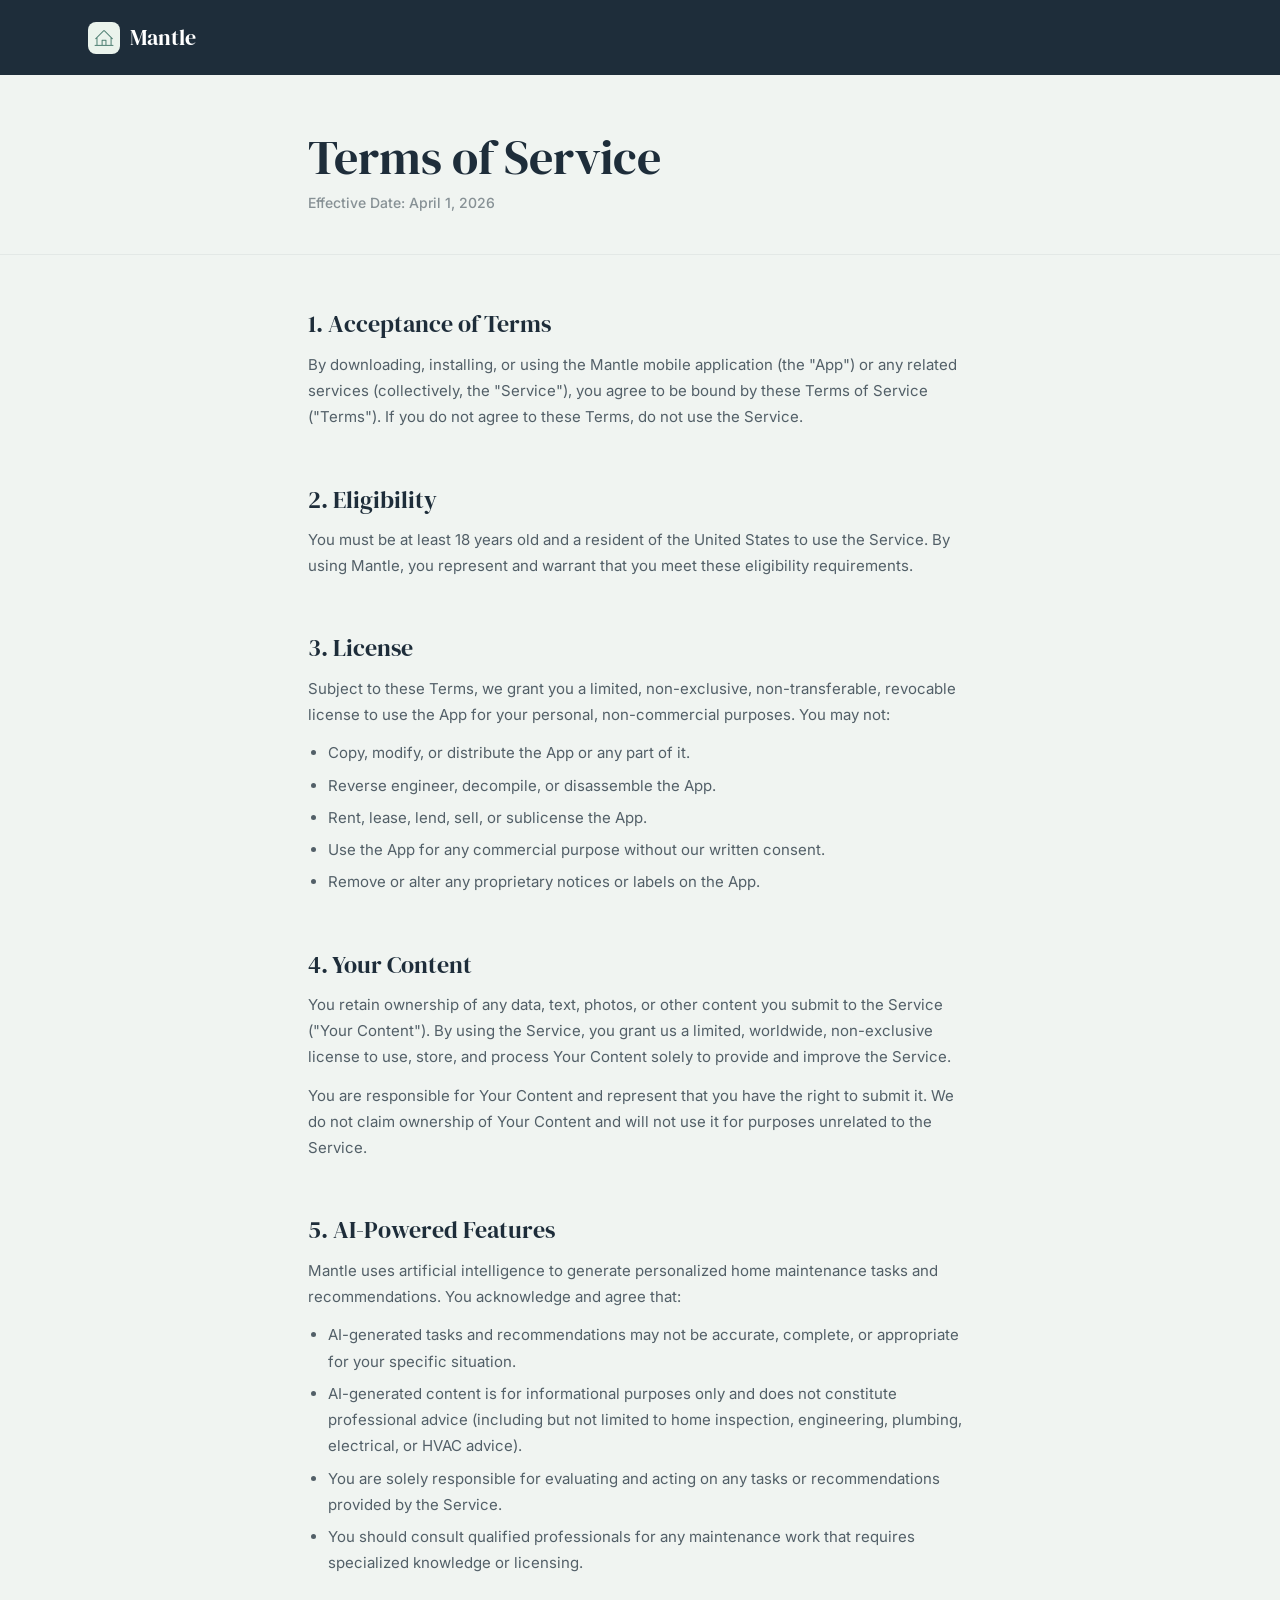
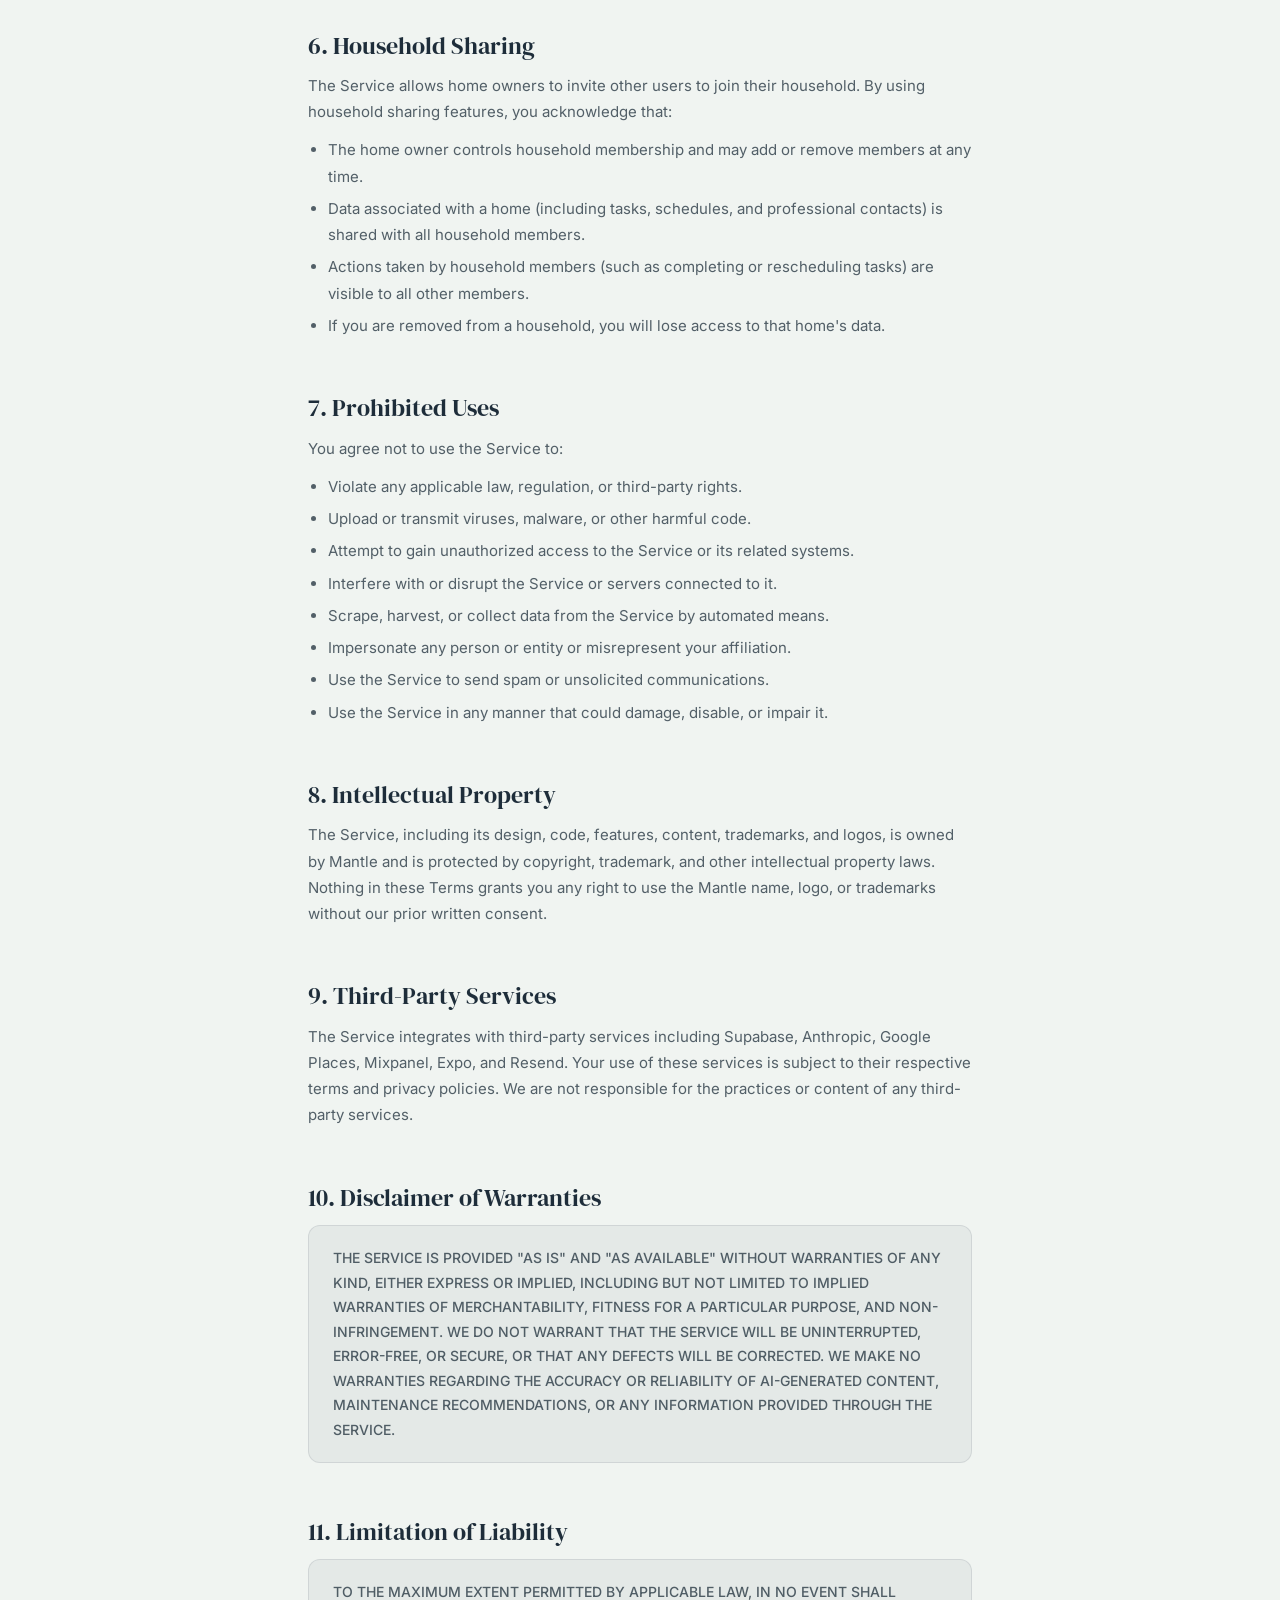
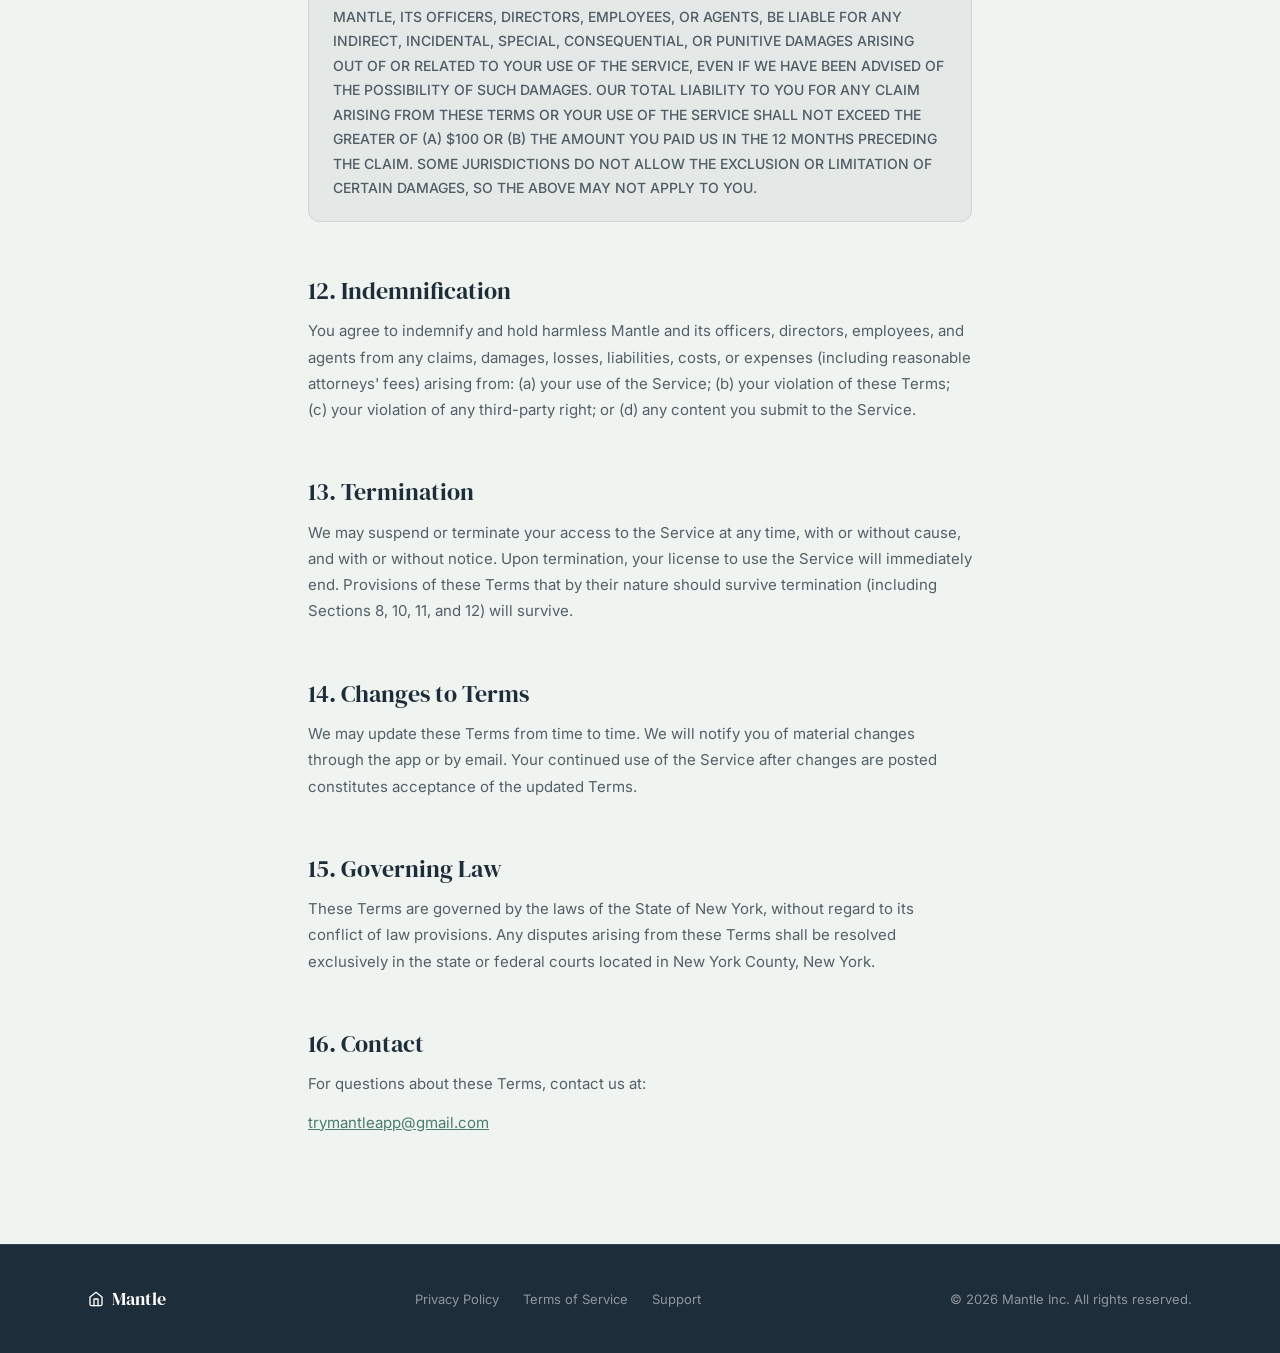
<file: terms.html>
<!DOCTYPE html>
<html lang="en">
<head>
  <meta charset="UTF-8">
  <meta name="viewport" content="width=device-width, initial-scale=1.0">
  <title>Terms of Service - Mantle</title>
  <meta name="description" content="Mantle Terms of Service. Read the terms and conditions for using the Mantle home maintenance app.">
  <link rel="preconnect" href="https://fonts.googleapis.com">
  <link rel="preconnect" href="https://fonts.gstatic.com" crossorigin>
  <link href="https://fonts.googleapis.com/css2?family=DM+Serif+Display:ital@0;1&family=Inter:wght@400;500;600;700&display=swap" rel="stylesheet">
  <link rel="stylesheet" href="styles.css">
</head>
<body>

  <div class="page-header">
    <div class="container" style="display:flex;align-items:center;justify-content:space-between;">
      <a href="index.html" class="page-header-logo">
        <div class="page-header-logo-icon">
          <img src="mantle-icon-inverted.png" width="32" height="32" alt="">
        </div>
        <span class="page-header-logo-text">Mantle</span>
      </a>
    </div>
  </div>

  <div class="page-hero">
    <div class="container page-content">
      <h1>Terms of Service</h1>
      <p class="effective">Effective Date: April 1, 2026</p>
    </div>
  </div>

  <div class="page-body">
    <div class="container page-content legal">

      <h2>1. Acceptance of Terms</h2>
      <p>By downloading, installing, or using the Mantle mobile application (the "App") or any related services (collectively, the "Service"), you agree to be bound by these Terms of Service ("Terms"). If you do not agree to these Terms, do not use the Service.</p>

      <h2>2. Eligibility</h2>
      <p>You must be at least 18 years old and a resident of the United States to use the Service. By using Mantle, you represent and warrant that you meet these eligibility requirements.</p>

      <h2>3. License</h2>
      <p>Subject to these Terms, we grant you a limited, non-exclusive, non-transferable, revocable license to use the App for your personal, non-commercial purposes. You may not:</p>
      <ul>
        <li>Copy, modify, or distribute the App or any part of it.</li>
        <li>Reverse engineer, decompile, or disassemble the App.</li>
        <li>Rent, lease, lend, sell, or sublicense the App.</li>
        <li>Use the App for any commercial purpose without our written consent.</li>
        <li>Remove or alter any proprietary notices or labels on the App.</li>
      </ul>

      <h2>4. Your Content</h2>
      <p>You retain ownership of any data, text, photos, or other content you submit to the Service ("Your Content"). By using the Service, you grant us a limited, worldwide, non-exclusive license to use, store, and process Your Content solely to provide and improve the Service.</p>
      <p>You are responsible for Your Content and represent that you have the right to submit it. We do not claim ownership of Your Content and will not use it for purposes unrelated to the Service.</p>

      <h2>5. AI-Powered Features</h2>
      <p>Mantle uses artificial intelligence to generate personalized home maintenance tasks and recommendations. You acknowledge and agree that:</p>
      <ul>
        <li>AI-generated tasks and recommendations may not be accurate, complete, or appropriate for your specific situation.</li>
        <li>AI-generated content is for informational purposes only and does not constitute professional advice (including but not limited to home inspection, engineering, plumbing, electrical, or HVAC advice).</li>
        <li>You are solely responsible for evaluating and acting on any tasks or recommendations provided by the Service.</li>
        <li>You should consult qualified professionals for any maintenance work that requires specialized knowledge or licensing.</li>
      </ul>

      <h2>6. Household Sharing</h2>
      <p>The Service allows home owners to invite other users to join their household. By using household sharing features, you acknowledge that:</p>
      <ul>
        <li>The home owner controls household membership and may add or remove members at any time.</li>
        <li>Data associated with a home (including tasks, schedules, and professional contacts) is shared with all household members.</li>
        <li>Actions taken by household members (such as completing or rescheduling tasks) are visible to all other members.</li>
        <li>If you are removed from a household, you will lose access to that home's data.</li>
      </ul>

      <h2>7. Prohibited Uses</h2>
      <p>You agree not to use the Service to:</p>
      <ul>
        <li>Violate any applicable law, regulation, or third-party rights.</li>
        <li>Upload or transmit viruses, malware, or other harmful code.</li>
        <li>Attempt to gain unauthorized access to the Service or its related systems.</li>
        <li>Interfere with or disrupt the Service or servers connected to it.</li>
        <li>Scrape, harvest, or collect data from the Service by automated means.</li>
        <li>Impersonate any person or entity or misrepresent your affiliation.</li>
        <li>Use the Service to send spam or unsolicited communications.</li>
        <li>Use the Service in any manner that could damage, disable, or impair it.</li>
      </ul>

      <h2>8. Intellectual Property</h2>
      <p>The Service, including its design, code, features, content, trademarks, and logos, is owned by Mantle and is protected by copyright, trademark, and other intellectual property laws. Nothing in these Terms grants you any right to use the Mantle name, logo, or trademarks without our prior written consent.</p>

      <h2>9. Third-Party Services</h2>
      <p>The Service integrates with third-party services including Supabase, Anthropic, Google Places, Mixpanel, Expo, and Resend. Your use of these services is subject to their respective terms and privacy policies. We are not responsible for the practices or content of any third-party services.</p>

      <h2>10. Disclaimer of Warranties</h2>
      <div class="legal-callout">
        <p>THE SERVICE IS PROVIDED "AS IS" AND "AS AVAILABLE" WITHOUT WARRANTIES OF ANY KIND, EITHER EXPRESS OR IMPLIED, INCLUDING BUT NOT LIMITED TO IMPLIED WARRANTIES OF MERCHANTABILITY, FITNESS FOR A PARTICULAR PURPOSE, AND NON-INFRINGEMENT. WE DO NOT WARRANT THAT THE SERVICE WILL BE UNINTERRUPTED, ERROR-FREE, OR SECURE, OR THAT ANY DEFECTS WILL BE CORRECTED. WE MAKE NO WARRANTIES REGARDING THE ACCURACY OR RELIABILITY OF AI-GENERATED CONTENT, MAINTENANCE RECOMMENDATIONS, OR ANY INFORMATION PROVIDED THROUGH THE SERVICE.</p>
      </div>

      <h2>11. Limitation of Liability</h2>
      <div class="legal-callout">
        <p>TO THE MAXIMUM EXTENT PERMITTED BY APPLICABLE LAW, IN NO EVENT SHALL MANTLE, ITS OFFICERS, DIRECTORS, EMPLOYEES, OR AGENTS, BE LIABLE FOR ANY INDIRECT, INCIDENTAL, SPECIAL, CONSEQUENTIAL, OR PUNITIVE DAMAGES ARISING OUT OF OR RELATED TO YOUR USE OF THE SERVICE, EVEN IF WE HAVE BEEN ADVISED OF THE POSSIBILITY OF SUCH DAMAGES. OUR TOTAL LIABILITY TO YOU FOR ANY CLAIM ARISING FROM THESE TERMS OR YOUR USE OF THE SERVICE SHALL NOT EXCEED THE GREATER OF (A) $100 OR (B) THE AMOUNT YOU PAID US IN THE 12 MONTHS PRECEDING THE CLAIM. SOME JURISDICTIONS DO NOT ALLOW THE EXCLUSION OR LIMITATION OF CERTAIN DAMAGES, SO THE ABOVE MAY NOT APPLY TO YOU.</p>
      </div>

      <h2>12. Indemnification</h2>
      <p>You agree to indemnify and hold harmless Mantle and its officers, directors, employees, and agents from any claims, damages, losses, liabilities, costs, or expenses (including reasonable attorneys' fees) arising from: (a) your use of the Service; (b) your violation of these Terms; (c) your violation of any third-party right; or (d) any content you submit to the Service.</p>

      <h2>13. Termination</h2>
      <p>We may suspend or terminate your access to the Service at any time, with or without cause, and with or without notice. Upon termination, your license to use the Service will immediately end. Provisions of these Terms that by their nature should survive termination (including Sections 8, 10, 11, and 12) will survive.</p>

      <h2>14. Changes to Terms</h2>
      <p>We may update these Terms from time to time. We will notify you of material changes through the app or by email. Your continued use of the Service after changes are posted constitutes acceptance of the updated Terms.</p>

      <h2>15. Governing Law</h2>
      <p>These Terms are governed by the laws of the State of New York, without regard to its conflict of law provisions. Any disputes arising from these Terms shall be resolved exclusively in the state or federal courts located in New York County, New York.</p>

      <h2>16. Contact</h2>
      <p>For questions about these Terms, contact us at:</p>
      <p><a href="mailto:trymantleapp@gmail.com">trymantleapp@gmail.com</a></p>

    </div>
  </div>

  <footer class="page-footer">
    <div class="container">
      <div class="page-footer-logo">
        <svg width="16" height="16" viewBox="0 0 24 24" fill="none" stroke="#fff" stroke-width="2" stroke-linecap="round" stroke-linejoin="round"><path d="m3 9 9-7 9 7v11a2 2 0 0 1-2 2H5a2 2 0 0 1-2-2z"/><polyline points="9 22 9 12 15 12 15 22"/></svg>
        <span class="page-footer-logo-text">Mantle</span>
      </div>
      <div class="page-footer-links">
        <a href="privacy.html">Privacy Policy</a>
        <a href="terms.html">Terms of Service</a>
        <a href="support.html">Support</a>
      </div>
      <div class="page-footer-copy">&copy; 2026 Mantle Inc. All rights reserved.</div>
    </div>
  </footer>

</body>
</html>
</file>
<file: styles.css>
/* ===== Reset & Base ===== */
*, *::before, *::after { box-sizing: border-box; margin: 0; padding: 0; }
html { scroll-behavior: smooth; -webkit-text-size-adjust: 100%; }
body {
  font-family: 'Inter', -apple-system, BlinkMacSystemFont, sans-serif;
  color: #1E2D3A;
  background: #F0F4F1;
  line-height: 1.6;
  -webkit-font-smoothing: antialiased;
}
img { max-width: 100%; display: block; }
a { color: inherit; text-decoration: none; }
ul, ol { list-style: none; }

/* ===== Typography ===== */
h1, h2, h3, h4 { font-family: 'DM Serif Display', Georgia, serif; font-weight: 400; line-height: 1.1; }
h1 { font-size: clamp(2.75rem, 6vw, 4.5rem); }
h2 { font-size: clamp(1.75rem, 4vw, 2.5rem); }
h3 { font-size: 1.125rem; font-family: 'Inter', sans-serif; font-weight: 700; }
p { color: rgba(30,45,58,0.7); }
em { font-family: 'DM Serif Display', Georgia, serif; font-style: italic; color: #6B9E78; }

/* ===== Layout ===== */
.container { max-width: 1200px; margin: 0 auto; padding: 0 24px; }
@media (min-width: 1024px) { .container { padding: 0 48px; } }

/* ===== Nav ===== */
.nav {
  position: fixed; top: 0; width: 100%; z-index: 100;
  padding: 20px 0;
  transition: all 0.3s ease;
}
.nav.scrolled {
  background: rgba(30,45,58,0.95);
  backdrop-filter: blur(12px);
  padding: 14px 0;
  box-shadow: 0 1px 0 rgba(255,255,255,0.08);
}
.nav .container {
  display: flex; align-items: center; justify-content: space-between;
}
.nav-logo {
  display: flex; align-items: center; gap: 10px; z-index: 50;
}
.nav-logo-icon {
  width: 32px; height: 32px; border-radius: 8px;
  overflow: hidden;
  display: flex; align-items: center; justify-content: center;
}
.nav-logo-icon img { width: 32px; height: 32px; display: block; }
.nav-logo-icon .nav-icon-dark { display: none; }
.nav.scrolled .nav-logo-icon .nav-icon-light { display: none; }
.nav.scrolled .nav-logo-icon .nav-icon-dark { display: block; }
.nav-logo-text {
  font-family: 'DM Serif Display', Georgia, serif;
  font-size: 1.375rem; color: #1E2D3A;
  transition: color 0.3s;
}
.nav.scrolled .nav-logo-text { color: #fff; }
.nav-badge { display: flex; align-items: center; gap: 8px; }
.nav-badge img { height: 40px; width: auto; display: block; }
@media (max-width: 480px) { .nav-badge img { height: 34px; } }

/* ===== Hero ===== */
.hero {
  padding: 160px 0 80px;
  background: #F0F4F1;
  position: relative; overflow: hidden;
}
.hero-blob-1 {
  position: absolute; top: 0; right: 0;
  width: 700px; height: 700px;
  background: rgba(107,158,120,0.1);
  border-radius: 50%;
  filter: blur(80px);
  transform: translate(25%, -50%);
  pointer-events: none;
}
.hero-blob-2 {
  position: absolute; bottom: 0; left: 0;
  width: 500px; height: 500px;
  background: rgba(30,45,58,0.05);
  border-radius: 50%;
  filter: blur(80px);
  transform: translate(-25%, 33%);
  pointer-events: none;
}
.hero .container {
  display: grid; grid-template-columns: 1fr 1fr;
  gap: 64px; align-items: center; position: relative; z-index: 1;
}
.hero-pill {
  display: inline-flex; align-items: center; gap: 8px;
  padding: 6px 14px; border-radius: 100px;
  background: rgba(30,45,58,0.05);
  border: 1px solid rgba(30,45,58,0.1);
  font-size: 0.75rem; font-weight: 600; letter-spacing: 0.06em;
  text-transform: uppercase; color: #1E2D3A;
  margin-bottom: 28px;
}
.hero-pill-dot {
  width: 8px; height: 8px; border-radius: 50%;
  background: #6B9E78;
}
.hero h1 { color: #1E2D3A; margin-bottom: 20px; line-height: 1.05; }
.hero-desc {
  font-size: 1.125rem; color: rgba(30,45,58,0.7);
  margin-bottom: 36px; max-width: 480px; line-height: 1.7;
}
.hero-badge { display: flex; flex-wrap: nowrap; align-items: center; gap: 12px; }
.hero-badge img { height: 48px; width: auto; display: block; }
.hero-trust {
  display: flex; gap: 24px; margin-top: 40px;
  font-size: 0.875rem; font-weight: 500; color: rgba(30,45,58,0.6);
  flex-wrap: wrap;
}
.hero-trust span { display: flex; align-items: center; gap: 6px; }
.hero-trust-icon { color: #6B9E78; font-size: 1rem; }

/* Phone Pair - Hero */
.hero-phones {
  display: flex; justify-content: flex-end; align-items: flex-end;
  position: relative;
}
.phone-shot {
  border-radius: 36px;
  border: 5px solid #000;
  overflow: hidden;
  box-shadow: 0 24px 64px rgba(0,0,0,0.18);
  flex-shrink: 0;
}
.phone-shot img {
  display: block; width: 100%; height: auto;
}
.hero-phone-back {
  width: 240px;
  transform: rotate(-6deg) translateX(28px) translateY(12px);
  z-index: 0; position: relative;
}
.hero-phone-front {
  width: 270px;
  transform: rotate(3deg) translateX(-20px);
  z-index: 1; position: relative;
}

@media (max-width: 1024px) {
  .hero .container { grid-template-columns: 1fr; text-align: center; }
  .hero-desc { margin-left: auto; margin-right: auto; }
  .hero-badge { justify-content: center; }
  .hero-trust { justify-content: center; }
  .hero-phones { justify-content: center; margin-top: 40px; }
  .hero-phone-back { width: 200px; }
  .hero-phone-front { width: 230px; }
}
@media (max-width: 600px) {
  .hero { padding: 130px 0 60px; }
  .hero-phone-back { width: 150px; }
  .hero-phone-front { width: 175px; }
}

/* ===== Feature Sections ===== */
.feature-section { padding: 96px 0; }
.feature-section.bg-white { background: #fff; }
.feature-section.bg-dark { background: #1E2D3A; }
.feature-split {
  display: grid; grid-template-columns: 1fr 1fr;
  gap: 80px; align-items: center;
}
.feature-icon-wrap {
  width: 48px; height: 48px; border-radius: 12px;
  background: rgba(107,158,120,0.2);
  display: flex; align-items: center; justify-content: center;
  margin-bottom: 20px;
}
.feature-section.bg-dark .feature-icon-wrap { background: rgba(255,255,255,0.1); }
.feature-section h2 { margin-bottom: 20px; }
.feature-section.bg-dark h2 { color: #fff; }
.feature-desc { font-size: 1.0625rem; line-height: 1.75; margin-bottom: 28px; }
.feature-section.bg-dark .feature-desc { color: rgba(255,255,255,0.7); }
.feature-list { display: flex; flex-direction: column; gap: 14px; }
.feature-list-item { display: flex; gap: 12px; align-items: flex-start; }
.feature-list-bullet {
  width: 20px; height: 20px; border-radius: 50%;
  background: #1E2D3A;
  display: flex; align-items: center; justify-content: center;
  flex-shrink: 0; margin-top: 2px;
}
.feature-list-bullet::after {
  content: '✓'; font-size: 10px; color: #fff; font-weight: 700;
}
.feature-list-item span { font-size: 0.9375rem; font-weight: 500; color: rgba(30,45,58,0.8); }
.feature-section.bg-dark .feature-list-item span { color: rgba(255,255,255,0.8); }

/* Pro Contact card */
.pro-card {
  background: rgba(255,255,255,0.05);
  border: 1px solid rgba(255,255,255,0.1);
  border-radius: 16px; padding: 24px;
  backdrop-filter: blur(8px);
  margin-top: 8px;
}
.pro-card-title { color: #fff; font-weight: 600; font-size: 0.9375rem; margin-bottom: 16px; }
.pro-card-rows { display: flex; flex-direction: column; gap: 14px; }
.pro-card-row { display: flex; gap: 12px; align-items: center; color: rgba(255,255,255,0.75); font-size: 0.875rem; }
.pro-card-icon { color: #6B9E78; font-size: 1.1rem; flex-shrink: 0; }

/* Phone Pair - Feature */
.feature-phones {
  display: flex; align-items: flex-end; justify-content: center;
}
.feature-phone-back {
  width: 200px;
  transform: translateX(20px) translateY(20px) rotate(-6deg);
  z-index: 0; position: relative;
}
.feature-phone-front {
  width: 230px;
  transform: translateX(-12px);
  z-index: 1; position: relative;
}

@media (max-width: 1024px) {
  .feature-split { grid-template-columns: 1fr; gap: 48px; }
  .feature-phones { order: -1; }
  .feature-phone-back { width: 160px; }
  .feature-phone-front { width: 190px; }
}

/* ===== Household Section ===== */
.household-section { background: #F0F4F1; padding: 96px 0; }
.household-section .section-header { text-align: center; max-width: 640px; margin: 0 auto 56px; }
.household-section .section-header h2 { margin-bottom: 16px; }
.household-section .section-header p { font-size: 1.0625rem; line-height: 1.7; }
.household-icon-wrap {
  width: 64px; height: 64px; border-radius: 16px;
  background: #fff; box-shadow: 0 2px 12px rgba(30,45,58,0.06);
  border: 1px solid rgba(30,45,58,0.05);
  display: flex; align-items: center; justify-content: center;
  margin: 0 auto 28px; font-size: 1.75rem;
}
.household-cards {
  display: grid; grid-template-columns: repeat(3, 1fr); gap: 24px;
  max-width: 1000px; margin: 0 auto;
}
.household-card {
  background: #fff; border-radius: 24px; padding: 32px;
  border: 1px solid rgba(0,0,0,0.05);
  box-shadow: 0 2px 8px rgba(0,0,0,0.04);
  transition: box-shadow 0.2s;
}
.household-card:hover { box-shadow: 0 8px 24px rgba(0,0,0,0.08); }
.household-card-icon {
  width: 40px; height: 40px; border-radius: 50%;
  background: rgba(30,45,58,0.05);
  display: flex; align-items: center; justify-content: center;
  font-size: 1.1rem; margin-bottom: 20px;
}
.household-card-icon.green { background: rgba(107,158,120,0.1); }
.household-card h3 { margin-bottom: 10px; }
.household-card p { font-size: 0.875rem; line-height: 1.65; }
@media (max-width: 900px) { .household-cards { grid-template-columns: 1fr; } }

/* ===== CTA ===== */
.cta-section { background: #fff; padding: 96px 0 120px; text-align: center; }
.cta-section h2 { font-size: clamp(2.5rem, 6vw, 4.5rem); line-height: 1.05; margin-bottom: 24px; }
.cta-section p { font-size: 1.125rem; max-width: 420px; margin: 0 auto 40px; line-height: 1.7; }
.cta-badge { display: flex; flex-wrap: nowrap; align-items: center; justify-content: center; gap: 12px; }
.cta-badge img { height: 48px; width: auto; display: block; }
.cta-note { font-size: 0.875rem; font-weight: 500; color: rgba(30,45,58,0.5); margin-top: 20px; }

/* ===== Footer ===== */
.footer {
  background: #1E2D3A; color: rgba(255,255,255,0.5);
  padding: 48px 0; border-top: 1px solid rgba(255,255,255,0.1);
}
.footer .container {
  display: flex; align-items: center; justify-content: space-between;
  flex-wrap: wrap; gap: 20px;
}
.footer-logo {
  display: flex; align-items: center; gap: 8px;
  font-family: 'DM Serif Display', Georgia, serif;
  font-size: 1.25rem; color: #fff;
}
.footer-links { display: flex; gap: 28px; }
.footer-links a { font-size: 0.875rem; transition: color 0.2s; }
.footer-links a:hover { color: #fff; }
.footer-copy { font-size: 0.8125rem; }

/* ===== Legal / Support Pages ===== */
.page-header {
  background: #1E2D3A; padding: 20px 0;
}
.page-header .container { display: flex; align-items: center; gap: 10px; }
.page-header-logo {
  display: flex; align-items: center; gap: 10px;
  text-decoration: none;
}
.page-header-logo-icon {
  width: 32px; height: 32px; border-radius: 8px;
  overflow: hidden;
  display: flex; align-items: center; justify-content: center;
}
.page-header-logo-icon img { width: 32px; height: 32px; display: block; }
.page-header-logo-text {
  font-family: 'DM Serif Display', Georgia, serif;
  font-size: 1.375rem; color: #fff;
}

.page-hero {
  background: #F0F4F1; padding: 56px 0 40px;
  border-bottom: 1px solid rgba(30,45,58,0.06);
}
.page-hero h1 { font-size: clamp(2rem, 4vw, 3rem); margin-bottom: 8px; }
.page-hero .effective { font-size: 0.875rem; color: rgba(30,45,58,0.5); font-weight: 500; }
.page-hero .page-intro { font-size: 1.0625rem; margin-top: 10px; color: rgba(30,45,58,0.6); }

.page-body { background: #F0F4F1; padding: 48px 0 96px; }
.page-content { max-width: 760px; margin: 0 auto; }

/* Legal prose */
.legal h2 { font-size: 1.5rem; margin: 48px 0 14px; padding-top: 8px; color: #1E2D3A; }
.legal h2:first-child { margin-top: 0; }
.legal p, .legal li { font-size: 0.9375rem; color: rgba(30,45,58,0.75); margin-bottom: 12px; line-height: 1.75; }
.legal ul { padding-left: 20px; margin-bottom: 16px; }
.legal ul li { list-style: disc; margin-bottom: 6px; }
.legal ol { padding-left: 20px; margin-bottom: 16px; }
.legal ol li { list-style: decimal; margin-bottom: 6px; }
.legal a { color: #4A7C6F; text-decoration: underline; }
.legal a:hover { color: #6B9E78; }
.legal-callout {
  background: rgba(30,45,58,0.05);
  border: 1px solid rgba(30,45,58,0.1);
  border-radius: 12px; padding: 20px 24px;
  margin: 8px 0 20px;
}
.legal-callout p { font-size: 0.875rem; font-weight: 500; margin: 0; }

/* ===== FAQ / Accordion ===== */
.faq-group { margin-bottom: 40px; }
.faq-group-title {
  font-family: 'DM Serif Display', Georgia, serif;
  font-size: 1.5rem; margin-bottom: 16px; color: #1E2D3A;
}
.faq-list { background: #fff; border-radius: 16px; overflow: hidden; box-shadow: 0 2px 8px rgba(0,0,0,0.04); border: 1px solid rgba(0,0,0,0.05); }
.faq-item { border-bottom: 1px solid rgba(30,45,58,0.08); }
.faq-item:last-child { border-bottom: none; }
.faq-item summary {
  padding: 18px 24px; cursor: pointer;
  font-weight: 600; font-size: 0.9375rem; color: #1E2D3A;
  list-style: none; display: flex; align-items: center; justify-content: space-between;
  gap: 16px; transition: color 0.15s;
}
.faq-item summary:hover { color: #4A7C6F; }
.faq-item summary::-webkit-details-marker { display: none; }
.faq-item summary::after {
  content: '+'; font-size: 1.375rem; color: #6B9E78; font-weight: 300; flex-shrink: 0;
  transition: transform 0.2s;
}
.faq-item[open] summary::after { content: '−'; }
.faq-answer { padding: 0 24px 18px; font-size: 0.9375rem; color: rgba(30,45,58,0.7); line-height: 1.7; }
.faq-answer a { color: #4A7C6F; text-decoration: underline; }

/* Contact CTA */
.contact-cta {
  text-align: center; padding: 56px 40px; margin-top: 16px;
  background: #1E2D3A; border-radius: 24px;
}
.contact-cta-icon {
  width: 48px; height: 48px; border-radius: 12px;
  background: rgba(107,158,120,0.2);
  display: flex; align-items: center; justify-content: center;
  font-size: 1.25rem; margin: 0 auto 20px;
}
.contact-cta h3 { font-family: 'DM Serif Display', Georgia, serif; font-size: 1.75rem; color: #fff; margin-bottom: 10px; }
.contact-cta p { color: rgba(255,255,255,0.6); margin-bottom: 24px; max-width: 320px; margin-left: auto; margin-right: auto; }
.contact-cta a.btn-email {
  display: inline-flex; align-items: center; gap: 8px;
  background: #6B9E78; color: #fff;
  padding: 14px 28px; border-radius: 100px;
  font-weight: 600; font-size: 0.9375rem;
  transition: background 0.2s;
}
.contact-cta a.btn-email:hover { background: #4A7C6F; }

/* Page footer */
.page-footer {
  background: #1E2D3A; color: rgba(255,255,255,0.5);
  padding: 40px 0; border-top: 1px solid rgba(255,255,255,0.1);
}
.page-footer .container {
  display: flex; align-items: center; justify-content: space-between;
  flex-wrap: wrap; gap: 16px;
}
.page-footer-logo { display: flex; align-items: center; gap: 8px; }
.page-footer-logo-text {
  font-family: 'DM Serif Display', Georgia, serif;
  font-size: 1.1rem; color: #fff;
}
.page-footer-links { display: flex; gap: 24px; }
.page-footer-links a { font-size: 0.8125rem; transition: color 0.2s; }
.page-footer-links a:hover { color: #fff; }
.page-footer-copy { font-size: 0.8125rem; }


/* Google Play badge sizing */
.nav-badge img[alt="Get it on Google Play"] { height: 39.2px; }
.hero-badge img[alt="Get it on Google Play"] { height: 47px; }
.cta-badge img[alt="Get it on Google Play"] { height: 47px; }
@media (max-width: 480px) {
  .nav-badge img[alt="Get it on Google Play"] { height: 33.3px; }
}
/* End Google Play badge sizing */
</file>
